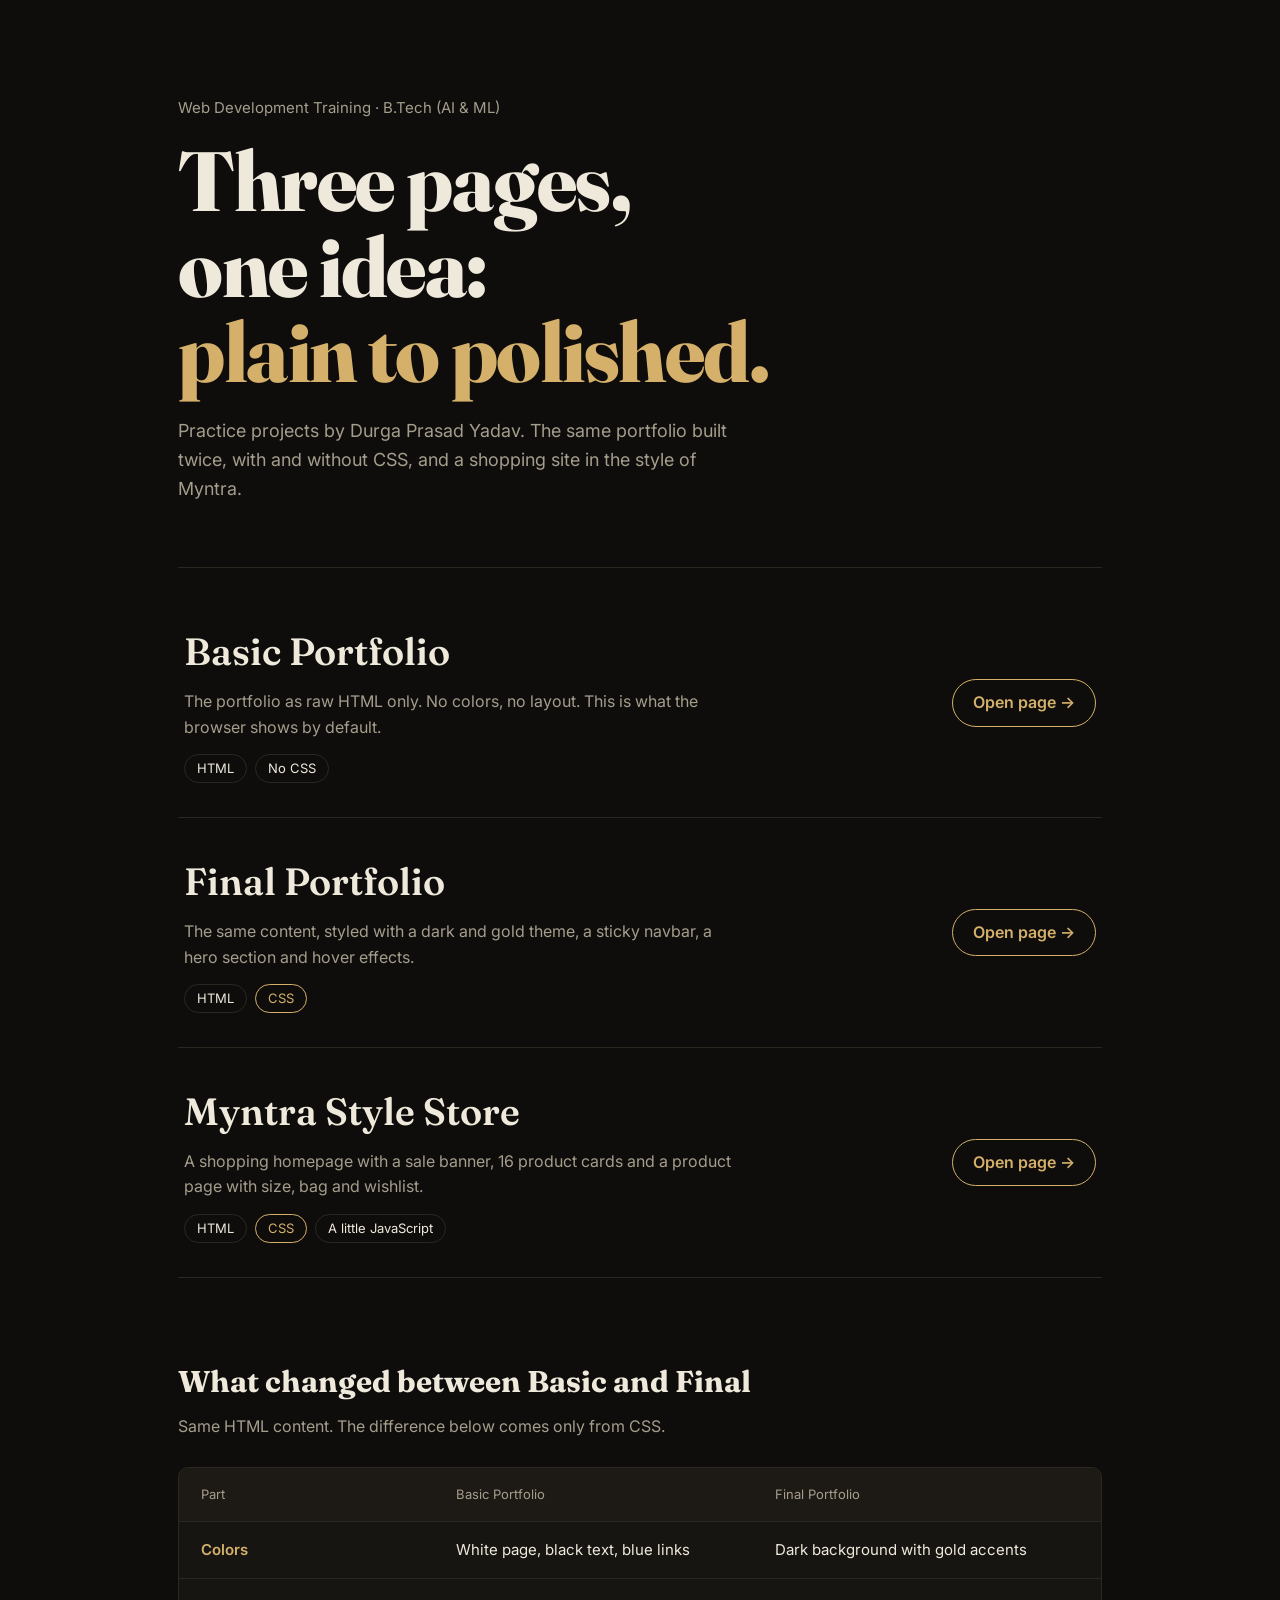
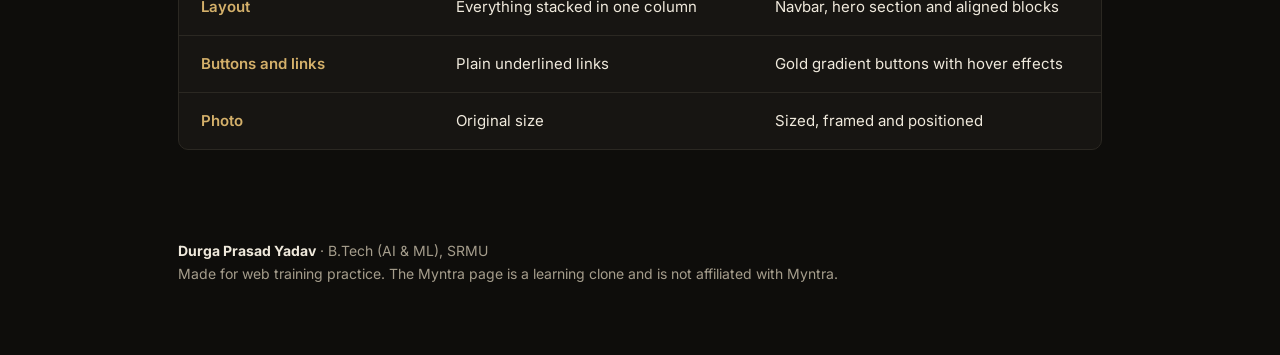
<file: index.html>
<!DOCTYPE html>
<html lang="en">
<head>
  <meta charset="UTF-8">
  <meta name="viewport" content="width=device-width, initial-scale=1.0">
  <title>Durga Prasad Yadav | Web Training Projects</title>
  <link rel="preconnect" href="https://fonts.googleapis.com">
  <link rel="preconnect" href="https://fonts.gstatic.com" crossorigin>
  <link href="https://fonts.googleapis.com/css2?family=Fraunces:opsz,wght@9..144,600;9..144,800&family=Inter:wght@400;500;600&display=swap" rel="stylesheet">
  <style>
    :root {
      --ink: #0e0d0b;
      --panel: #171512;
      --line: #2b2822;
      --text: #efe9dc;
      --muted: #a59d8c;
      --gold: #d4b06a;
      --gold-soft: rgba(212, 176, 106, 0.14);
    }

    * { margin: 0; padding: 0; box-sizing: border-box; }

    body {
      font-family: "Inter", "Segoe UI", Arial, sans-serif;
      background: var(--ink);
      color: var(--text);
      line-height: 1.6;
    }

    a { color: inherit; text-decoration: none; }

    .page { max-width: 980px; margin: 0 auto; padding: 0 28px; }

    /* ---------- hero ---------- */
    .hero { padding: 96px 0 64px; border-bottom: 1px solid var(--line); }

    .hero p.tag { color: var(--muted); font-size: 15px; margin-bottom: 18px; }

    .hero h1 {
      font-family: "Fraunces", Georgia, "Times New Roman", serif;
      font-weight: 800;
      font-size: clamp(44px, 8vw, 84px);
      line-height: 1.02;
      letter-spacing: -1.5px;
    }

    .hero h1 em { font-style: normal; color: var(--gold); }

    .hero .sub { margin-top: 22px; max-width: 560px; color: var(--muted); font-size: 18px; }

    /* ---------- project rows ---------- */
    .projects { padding: 20px 0 10px; }

    .row {
      display: grid;
      grid-template-columns: 1fr auto;
      align-items: center;
      gap: 24px;
      padding: 34px 6px;
      border-bottom: 1px solid var(--line);
      transition: padding 0.3s ease, background 0.3s ease;
    }

    .row:hover { padding-left: 22px; background: var(--gold-soft); }

    .row h2 {
      font-family: "Fraunces", Georgia, serif;
      font-weight: 600;
      font-size: clamp(26px, 4vw, 38px);
      margin-bottom: 6px;
    }

    .row p { color: var(--muted); max-width: 560px; }

    .chips { margin-top: 14px; display: flex; gap: 8px; flex-wrap: wrap; }

    .chip {
      font-size: 13px;
      padding: 3px 12px;
      border: 1px solid var(--line);
      border-radius: 20px;
      color: var(--text);
    }

    .chip.gold { border-color: var(--gold); color: var(--gold); }

    .open {
      font-weight: 600;
      color: var(--gold);
      white-space: nowrap;
      padding: 10px 20px;
      border: 1px solid var(--gold);
      border-radius: 40px;
      transition: all 0.3s;
    }

    .row:hover .open { background: var(--gold); color: var(--ink); }

    /* ---------- basic vs final ---------- */
    .compare { padding: 70px 0 40px; }

    .compare h3 {
      font-family: "Fraunces", Georgia, serif;
      font-size: 30px;
      margin-bottom: 8px;
    }

    .compare .lead { color: var(--muted); margin-bottom: 28px; }

    .table {
      border: 1px solid var(--line);
      border-radius: 10px;
      overflow: hidden;
      background: var(--panel);
    }

    .tr {
      display: grid;
      grid-template-columns: 1.1fr 1.4fr 1.4fr;
      gap: 16px;
      padding: 16px 22px;
      border-bottom: 1px solid var(--line);
      font-size: 15px;
    }

    .tr:last-child { border-bottom: none; }
    .tr.head { color: var(--muted); font-size: 13px; background: #1d1a16; }
    .tr b { color: var(--gold); font-weight: 600; }

    /* ---------- footer ---------- */
    footer { padding: 50px 0 70px; color: var(--muted); font-size: 14px; }
    footer strong { color: var(--text); }

    @media (max-width: 680px) {
      .hero { padding: 64px 0 44px; }
      .row { grid-template-columns: 1fr; }
      .open { justify-self: start; }
      .tr { grid-template-columns: 1fr; gap: 4px; }
      .tr.head { display: none; }
    }

    @media (prefers-reduced-motion: reduce) {
      .row, .open { transition: none; }
    }
  </style>
</head>
<body>
  <div class="page">

    <header class="hero">
      <p class="tag">Web Development Training · B.Tech (AI &amp; ML)</p>
      <h1>Three pages,<br>one idea:<br><em>plain to polished.</em></h1>
      <p class="sub">Practice projects by Durga Prasad Yadav. The same portfolio built twice, with and without CSS, and a shopping site in the style of Myntra.</p>
    </header>

    <main>
      <section class="projects">

        <a class="row" href="basic-portfolio/index.html">
          <div>
            <h2>Basic Portfolio</h2>
            <p>The portfolio as raw HTML only. No colors, no layout. This is what the browser shows by default.</p>
            <div class="chips"><span class="chip">HTML</span><span class="chip">No CSS</span></div>
          </div>
          <span class="open">Open page →</span>
        </a>

        <a class="row" href="final-portfolio/index.html">
          <div>
            <h2>Final Portfolio</h2>
            <p>The same content, styled with a dark and gold theme, a sticky navbar, a hero section and hover effects.</p>
            <div class="chips"><span class="chip">HTML</span><span class="chip gold">CSS</span></div>
          </div>
          <span class="open">Open page →</span>
        </a>

        <a class="row" href="myntra/index.html">
          <div>
            <h2>Myntra Style Store</h2>
            <p>A shopping homepage with a sale banner, 16 product cards and a product page with size, bag and wishlist.</p>
            <div class="chips"><span class="chip">HTML</span><span class="chip gold">CSS</span><span class="chip">A little JavaScript</span></div>
          </div>
          <span class="open">Open page →</span>
        </a>

      </section>

      <section class="compare">
        <h3>What changed between Basic and Final</h3>
        <p class="lead">Same HTML content. The difference below comes only from CSS.</p>

        <div class="table">
          <div class="tr head"><span>Part</span><span>Basic Portfolio</span><span>Final Portfolio</span></div>
          <div class="tr"><b>Colors</b><span>White page, black text, blue links</span><span>Dark background with gold accents</span></div>
          <div class="tr"><b>Layout</b><span>Everything stacked in one column</span><span>Navbar, hero section and aligned blocks</span></div>
          <div class="tr"><b>Buttons and links</b><span>Plain underlined links</span><span>Gold gradient buttons with hover effects</span></div>
          <div class="tr"><b>Photo</b><span>Original size</span><span>Sized, framed and positioned</span></div>
        </div>
      </section>
    </main>

    <footer>
      <p><strong>Durga Prasad Yadav</strong> · B.Tech (AI &amp; ML), SRMU</p>
      <p>Made for web training practice. The Myntra page is a learning clone and is not affiliated with Myntra.</p>
    </footer>

  </div>
</body>
</html>
</file>
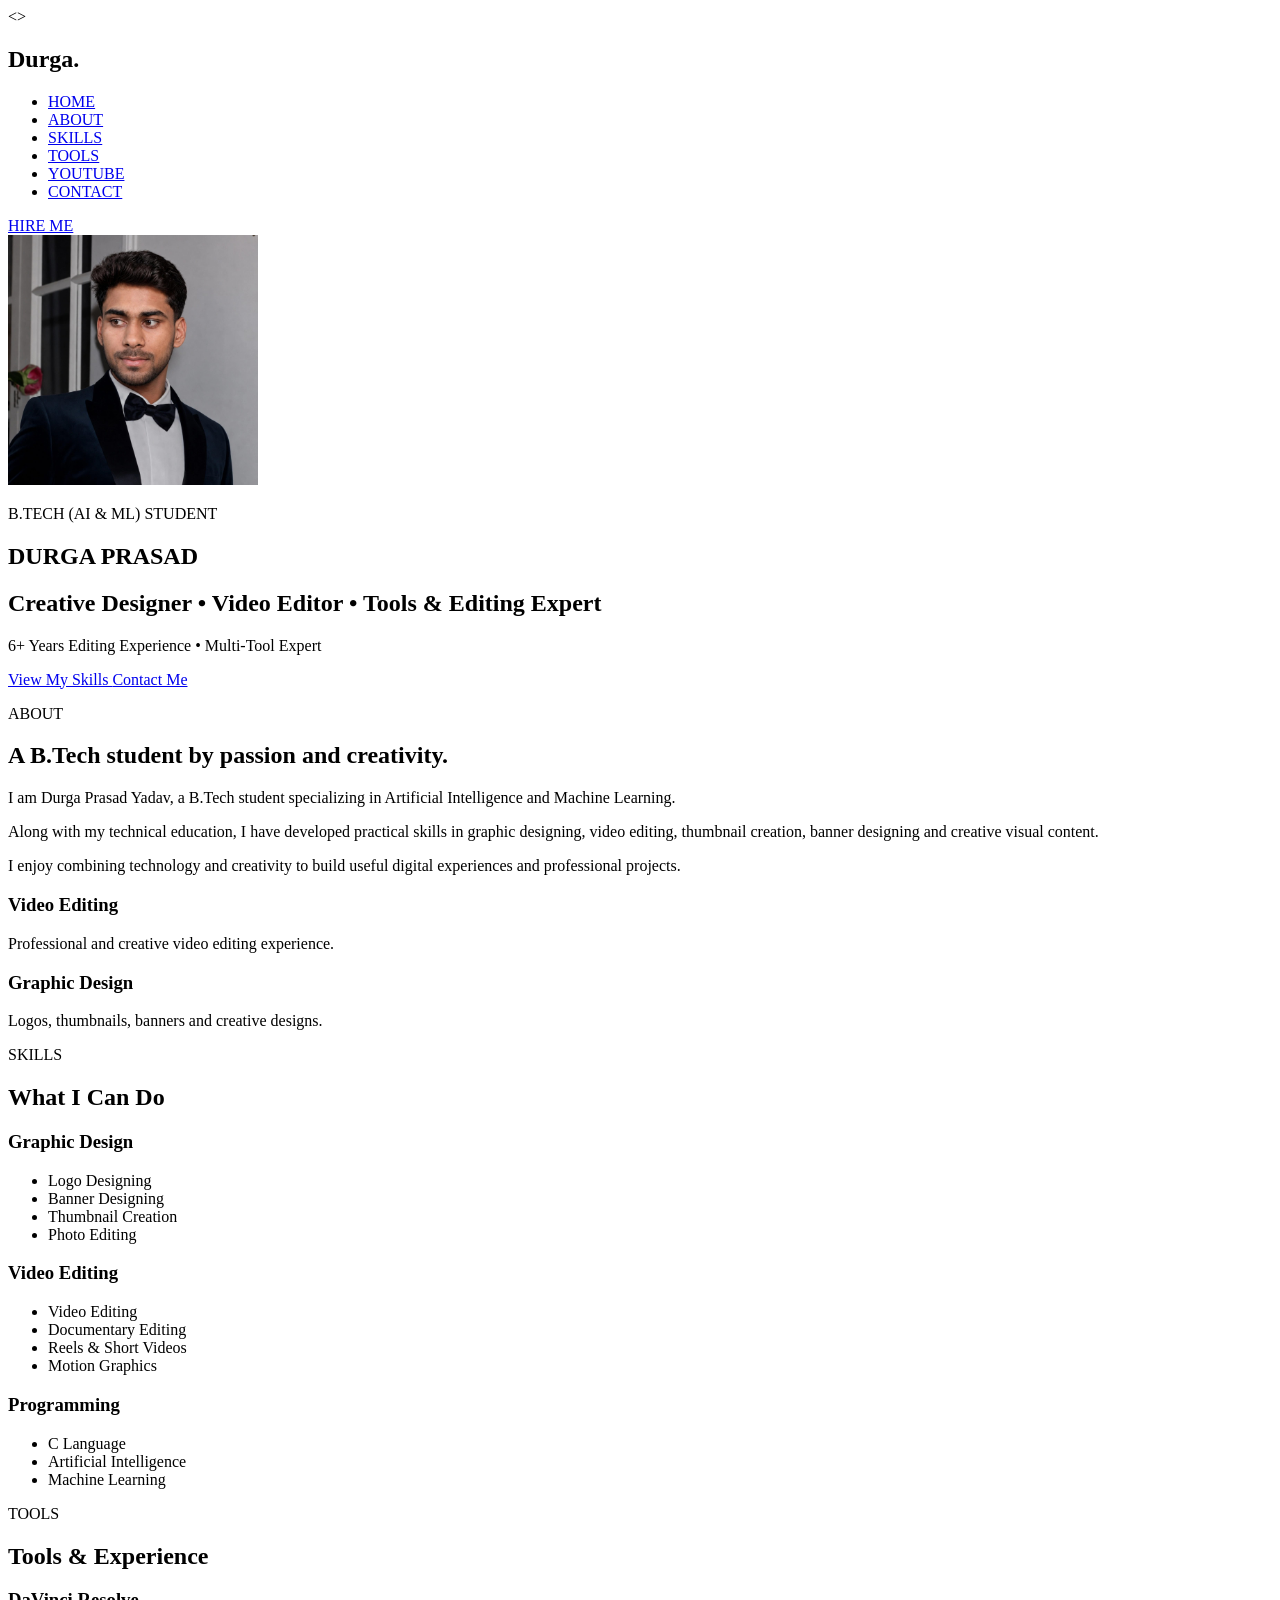
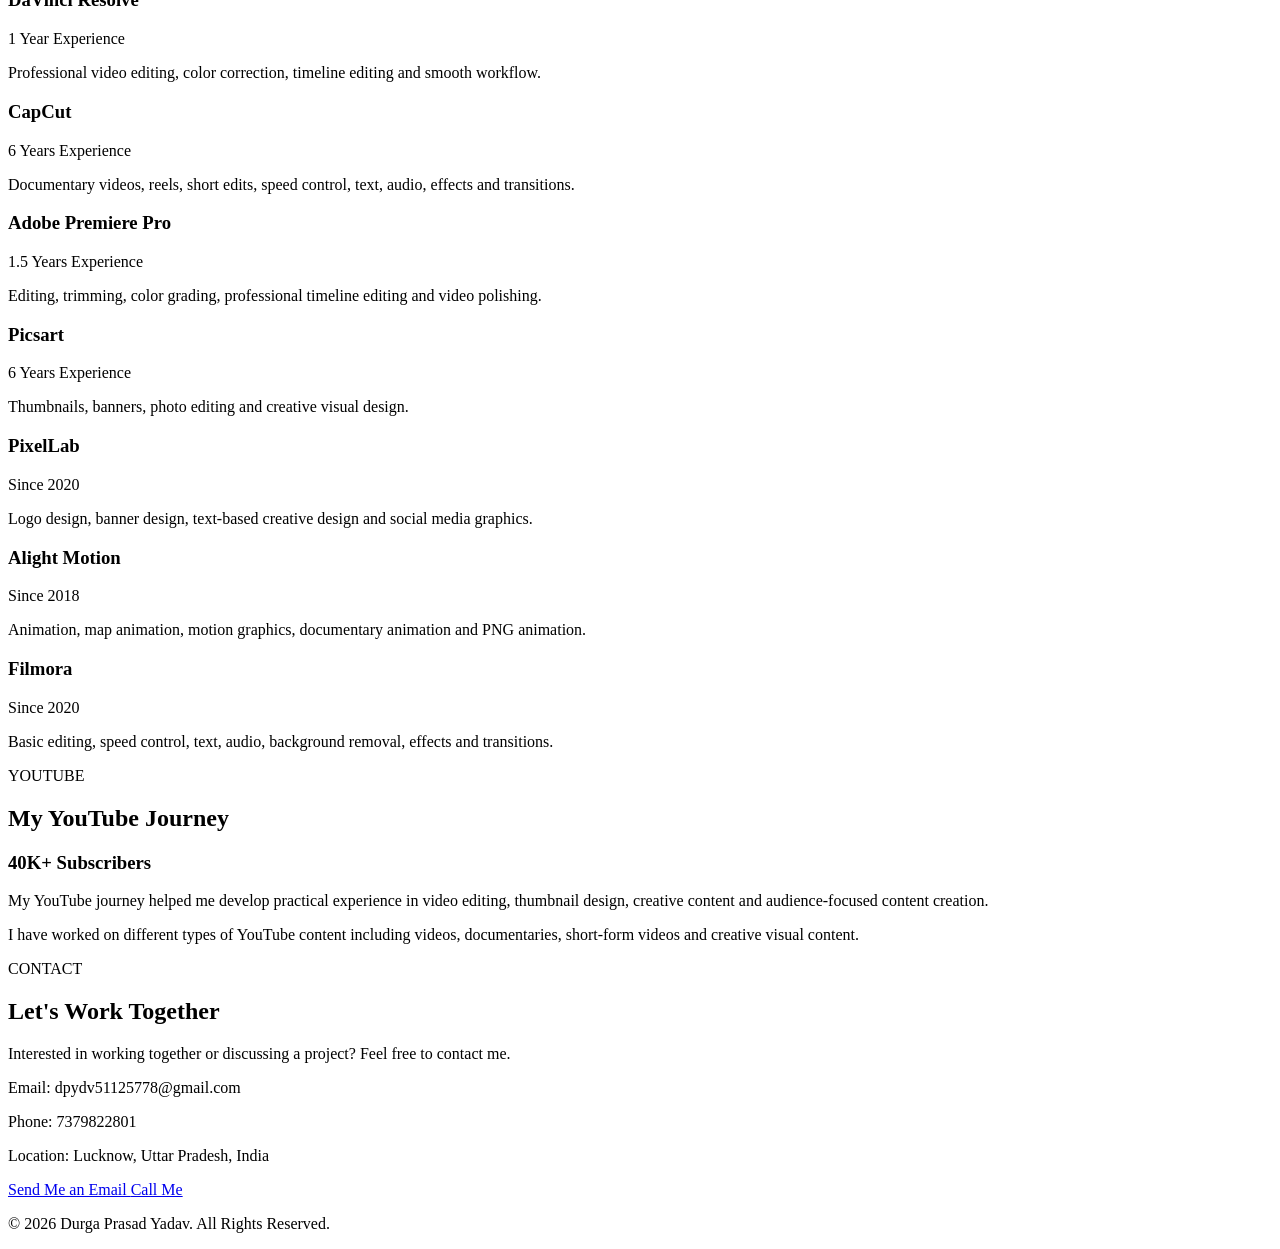
<file: basic-portfolio/index.html>
<!DOCTYPE html>
<html lang="en">

<>
    <head>
    <meta charset="UTF-8">
    <meta name="viewport" content="width=device-width, initial-scale=1.0">

    <title>Durga Prasad Yadav | Portfolio</title>

</head>

    <header>

        <nav>

            <div class="logo">
                <h2>Durga.</h2>
            </div>

            <ul class="nav-links">
                <li><a href="#home">HOME</a></li>
                <li><a href="#about">ABOUT</a></li>
                <li><a href="#skills">SKILLS</a></li>
                <li><a href="#tools">TOOLS</a></li>
                <li><a href="#youtube">YOUTUBE</a></li>
                <li><a href="#contact">CONTACT</a></li>
            </ul>

            <div class="nav-button">
                <a href="#contact">HIRE ME</a>
            </div>

        </nav>

    </header>

    <main>

        <section id="home" class="hero">

            <div class="hero-content">

                <div class="profile-image">
    <img src="image/myphoto.jpg" alt="Durga Prasad Yadav" width="250">
</div>

<p class="hero-small-text">
    B.TECH (AI & ML) STUDENT
</p>

                <h1>
                    DURGA PRASAD
                </h1>

                <h2>
                    Creative Designer • Video Editor • Tools & Editing Expert
                </h2>

                <p>
                    6+ Years Editing Experience • Multi-Tool Expert
                </p>

                <div class="hero-buttons">

                    <a href="#skills">
                        View My Skills
                    </a>

                    <a href="#contact">
                        Contact Me
                    </a>

                </div>

            </div>

        </section>

        <section id="about">

            <div class="section-heading">

                <p>ABOUT</p>

                <h2>
                    A B.Tech student by
                    passion and creativity.
                </h2>

            </div>


            <div class="about-content">

                <div class="about-text">

                    <p>
                        I am Durga Prasad Yadav, a B.Tech student
                        specializing in Artificial Intelligence and
                        Machine Learning.
                    </p>

                    <p>
                        Along with my technical education, I have
                        developed practical skills in graphic designing,
                        video editing, thumbnail creation, banner
                        designing and creative visual content.
                    </p>

                    <p>
                        I enjoy combining technology and creativity
                        to build useful digital experiences and
                        professional projects.
                    </p>

                </div>


                <div class="about-highlights">

                    <div class="about-card">
                        <h3>Video Editing</h3>
                        <p>
                            Professional and creative video editing
                            experience.
                        </p>
                    </div>

                    <div class="about-card">
                        <h3>Graphic Design</h3>
                        <p>
                            Logos, thumbnails, banners and
                            creative designs.
                        </p>
                    </div>

                </div>

            </div>

        </section>

        <section id="skills">

            <div class="section-heading">

                <p>SKILLS</p>

                <h2>
                    What I Can Do
                </h2>

            </div>


            <div class="skills-container">

                <div class="skill-card">

                    <h3>Graphic Design</h3>

                    <ul>
                        <li>Logo Designing</li>
                        <li>Banner Designing</li>
                        <li>Thumbnail Creation</li>
                        <li>Photo Editing</li>
                    </ul>

                </div>


                <div class="skill-card">

                    <h3>Video Editing</h3>

                    <ul>
                        <li>Video Editing</li>
                        <li>Documentary Editing</li>
                        <li>Reels & Short Videos</li>
                        <li>Motion Graphics</li>
                    </ul>

                </div>


                <div class="skill-card">

                    <h3>Programming</h3>

                    <ul>
                        <li>C Language</li>
                        <li>Artificial Intelligence</li>
                        <li>Machine Learning</li>
                    </ul>

                </div>

            </div>

        </section>

        <section id="tools">

            <div class="section-heading">

                <p>TOOLS</p>

                <h2>
                    Tools & Experience
                </h2>

            </div>


            <div class="tools-container">


                <!-- DaVinci Resolve -->

                <div class="tool-card">

                    <h3>DaVinci Resolve</h3>

                    <p>
                        1 Year Experience
                    </p>

                    <p>
                        Professional video editing, color correction,
                        timeline editing and smooth workflow.
                    </p>

                </div>


                <!-- CapCut -->

                <div class="tool-card">

                    <h3>CapCut</h3>

                    <p>
                        6 Years Experience
                    </p>

                    <p>
                        Documentary videos, reels, short edits,
                        speed control, text, audio, effects
                        and transitions.
                    </p>

                </div>


                <!-- Premiere Pro -->

                <div class="tool-card">

                    <h3>Adobe Premiere Pro</h3>

                    <p>
                        1.5 Years Experience
                    </p>

                    <p>
                        Editing, trimming, color grading,
                        professional timeline editing
                        and video polishing.
                    </p>

                </div>


                <!-- Picsart -->

                <div class="tool-card">

                    <h3>Picsart</h3>

                    <p>
                        6 Years Experience
                    </p>

                    <p>
                        Thumbnails, banners, photo editing
                        and creative visual design.
                    </p>

                </div>


                <!-- PixelLab -->

                <div class="tool-card">

                    <h3>PixelLab</h3>

                    <p>
                        Since 2020
                    </p>

                    <p>
                        Logo design, banner design,
                        text-based creative design
                        and social media graphics.
                    </p>

                </div>


                <!-- Alight Motion -->

                <div class="tool-card">

                    <h3>Alight Motion</h3>

                    <p>
                        Since 2018
                    </p>

                    <p>
                        Animation, map animation,
                        motion graphics, documentary
                        animation and PNG animation.
                    </p>

                </div>


                <!-- Filmora -->

                <div class="tool-card">

                    <h3>Filmora</h3>

                    <p>
                        Since 2020
                    </p>

                    <p>
                        Basic editing, speed control,
                        text, audio, background removal,
                        effects and transitions.
                    </p>

                </div>

            </div>

        </section>

        <section id="youtube">

            <div class="section-heading">

                <p>YOUTUBE</p>

                <h2>
                    My YouTube Journey
                </h2>

            </div>


            <div class="youtube-content">

                <h3>
                    40K+ Subscribers
                </h3>

                <p>
                    My YouTube journey helped me develop practical
                    experience in video editing, thumbnail design,
                    creative content and audience-focused content creation.
                </p>

                <p>
                    I have worked on different types of YouTube
                    content including videos, documentaries,
                    short-form videos and creative visual content.
                </p>

            </div>

        </section>


        <!-- ==================== CONTACT ==================== -->

        <section id="contact">

            <div class="section-heading">

                <p>CONTACT</p>

                <h2>
                    Let's Work Together
                </h2>

            </div>


            <div class="contact-content">

                <p>
                    Interested in working together or discussing
                    a project? Feel free to contact me.
                </p>

                <p>
    Email: dpydv51125778@gmail.com
</p>

<p>
    Phone: 7379822801
</p>

<p>
    Location: Lucknow, Uttar Pradesh, India
</p>

<a href="mailto:dpydv51125778@gmail.com">
    Send Me an Email
</a>

<a href="tel:7379822801">
    Call Me
</a>

            </div>

        </section>

    </main>


    <footer>

        <p>
            © 2026 Durga Prasad Yadav. All Rights Reserved.
        </p>

    </footer>


</body>

</html>
</file>
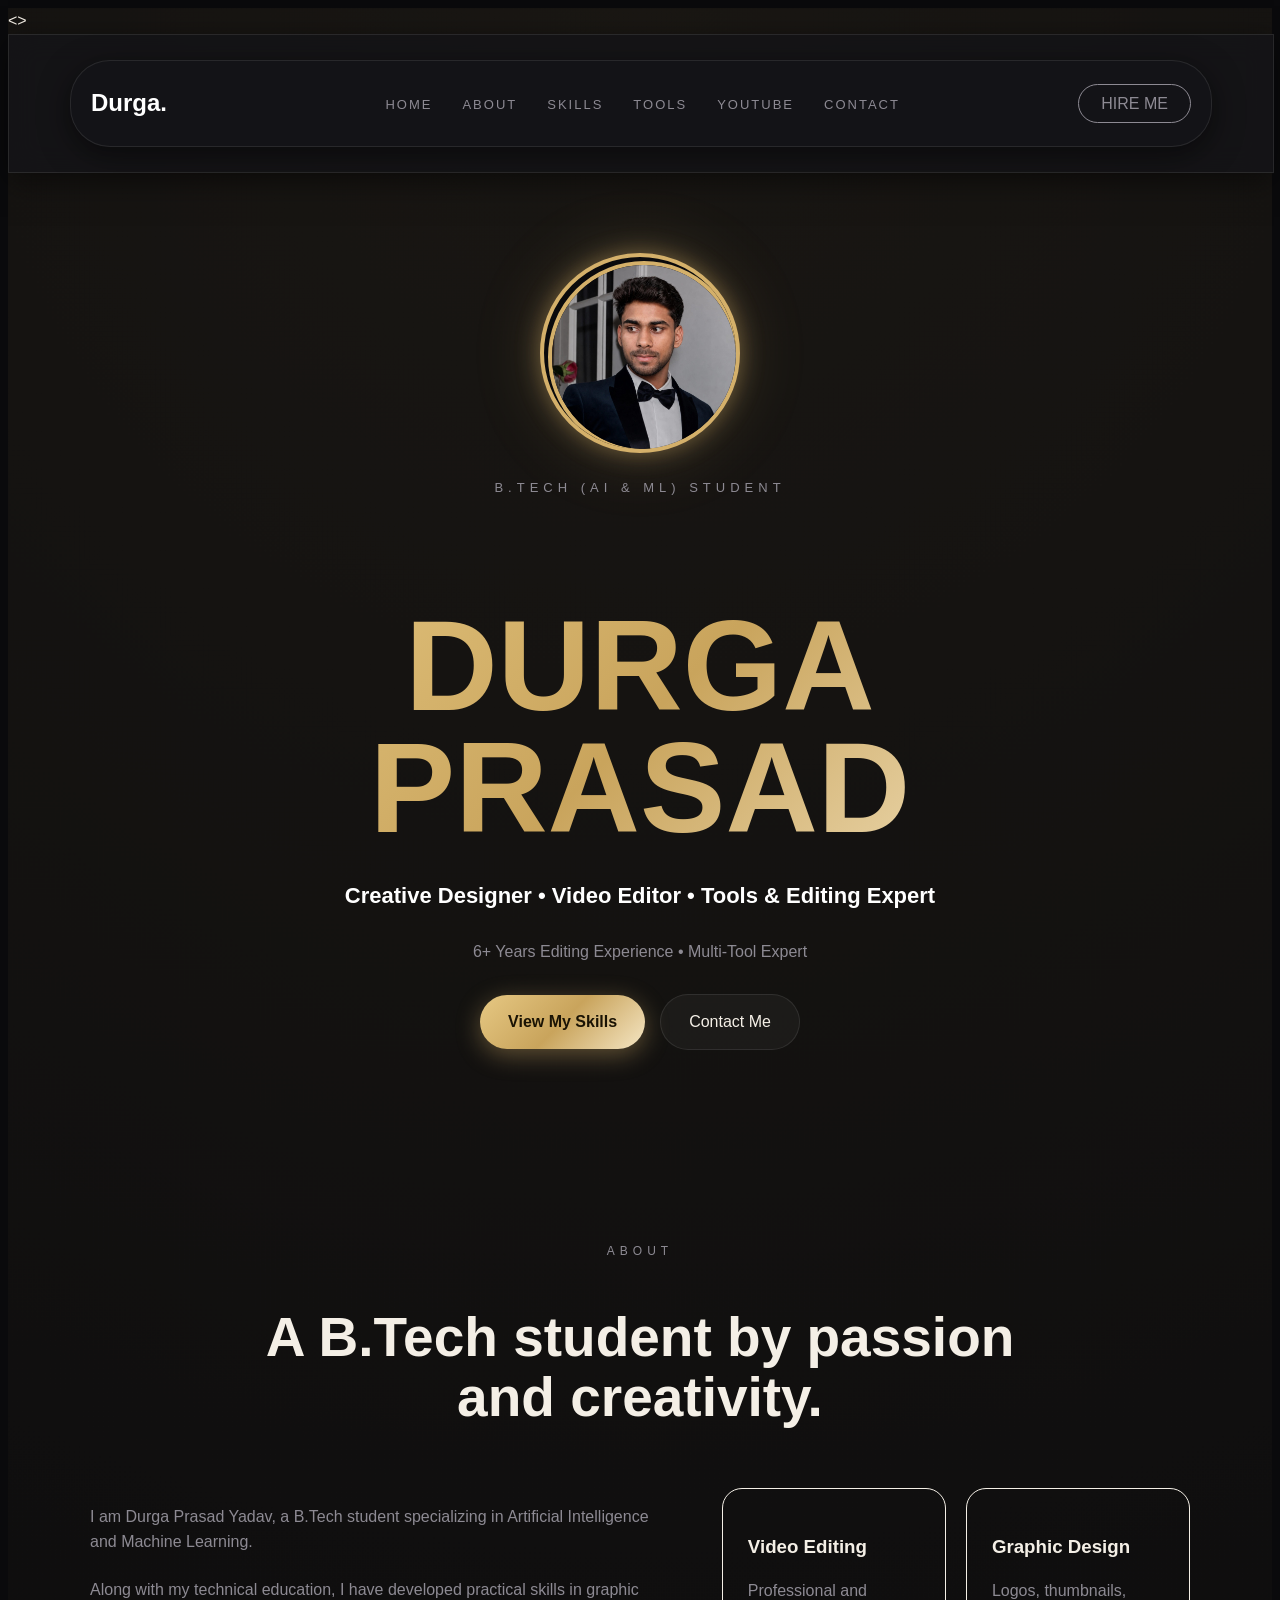
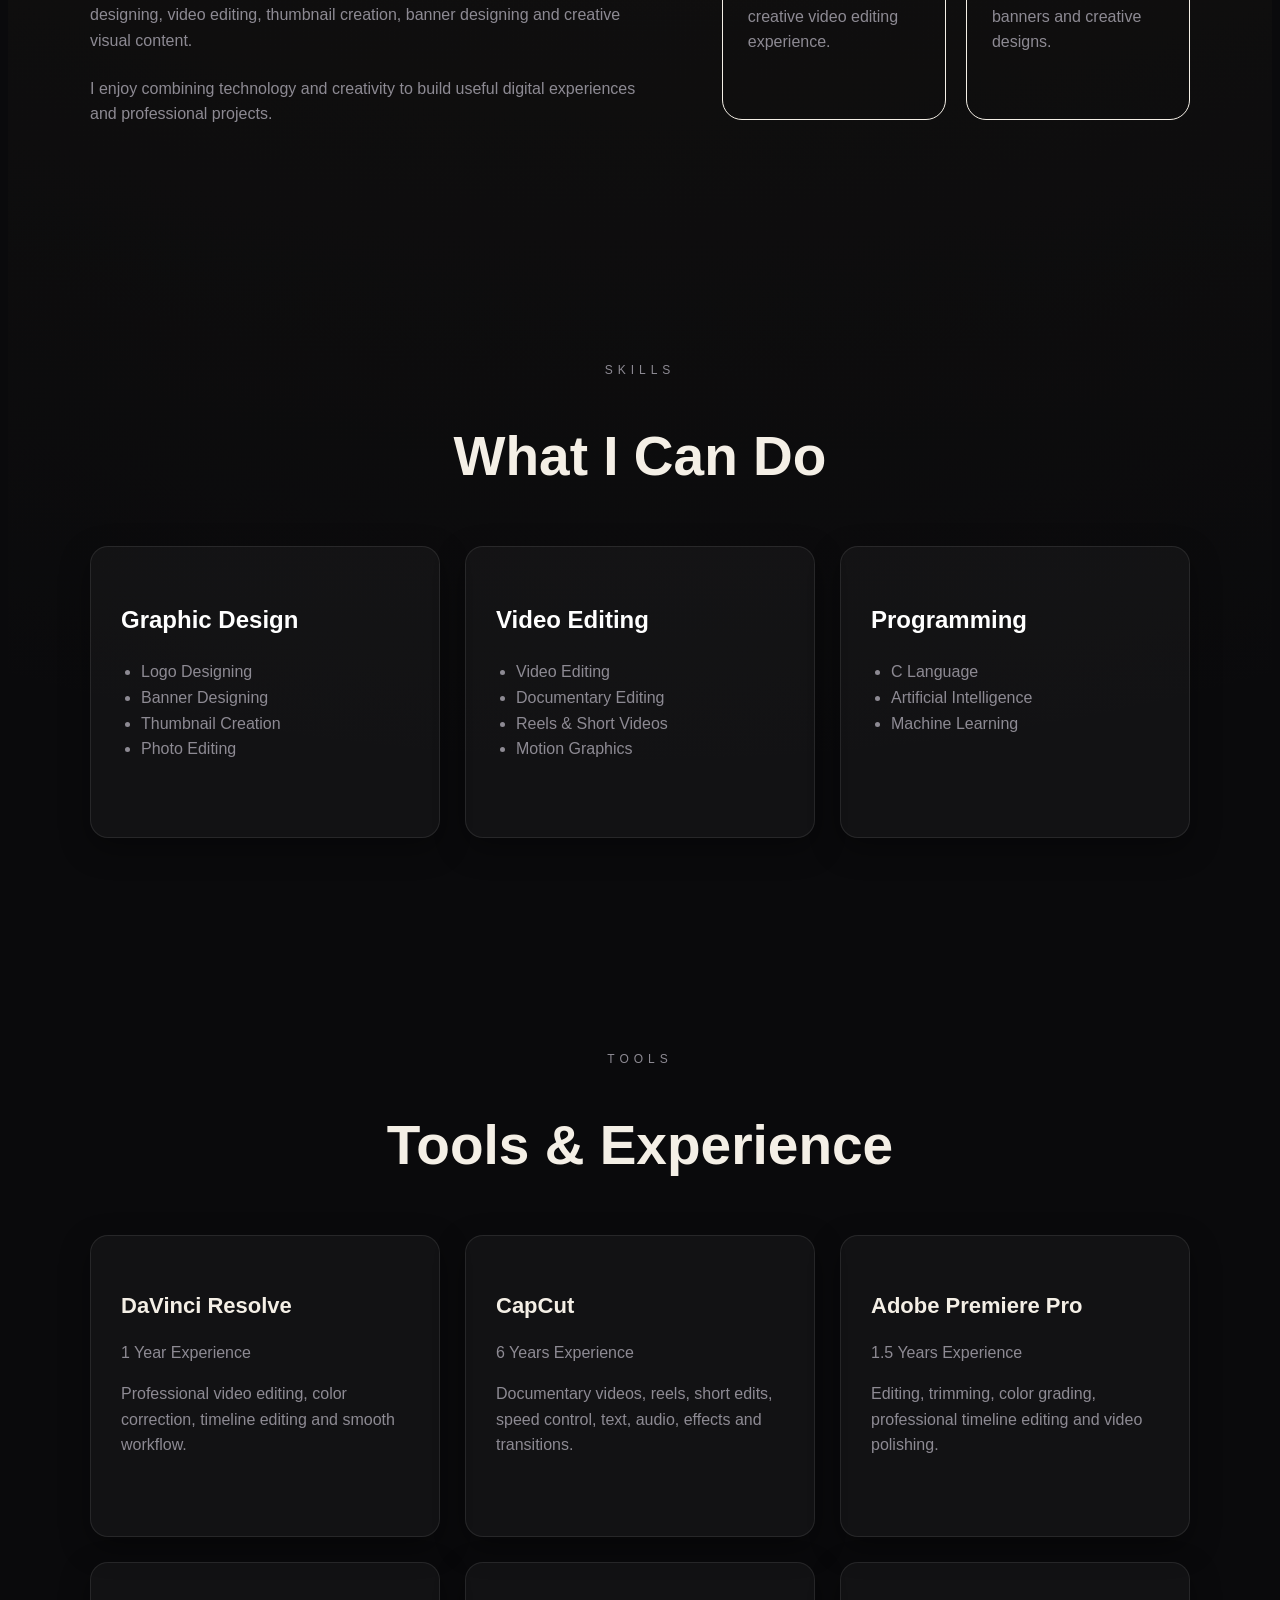
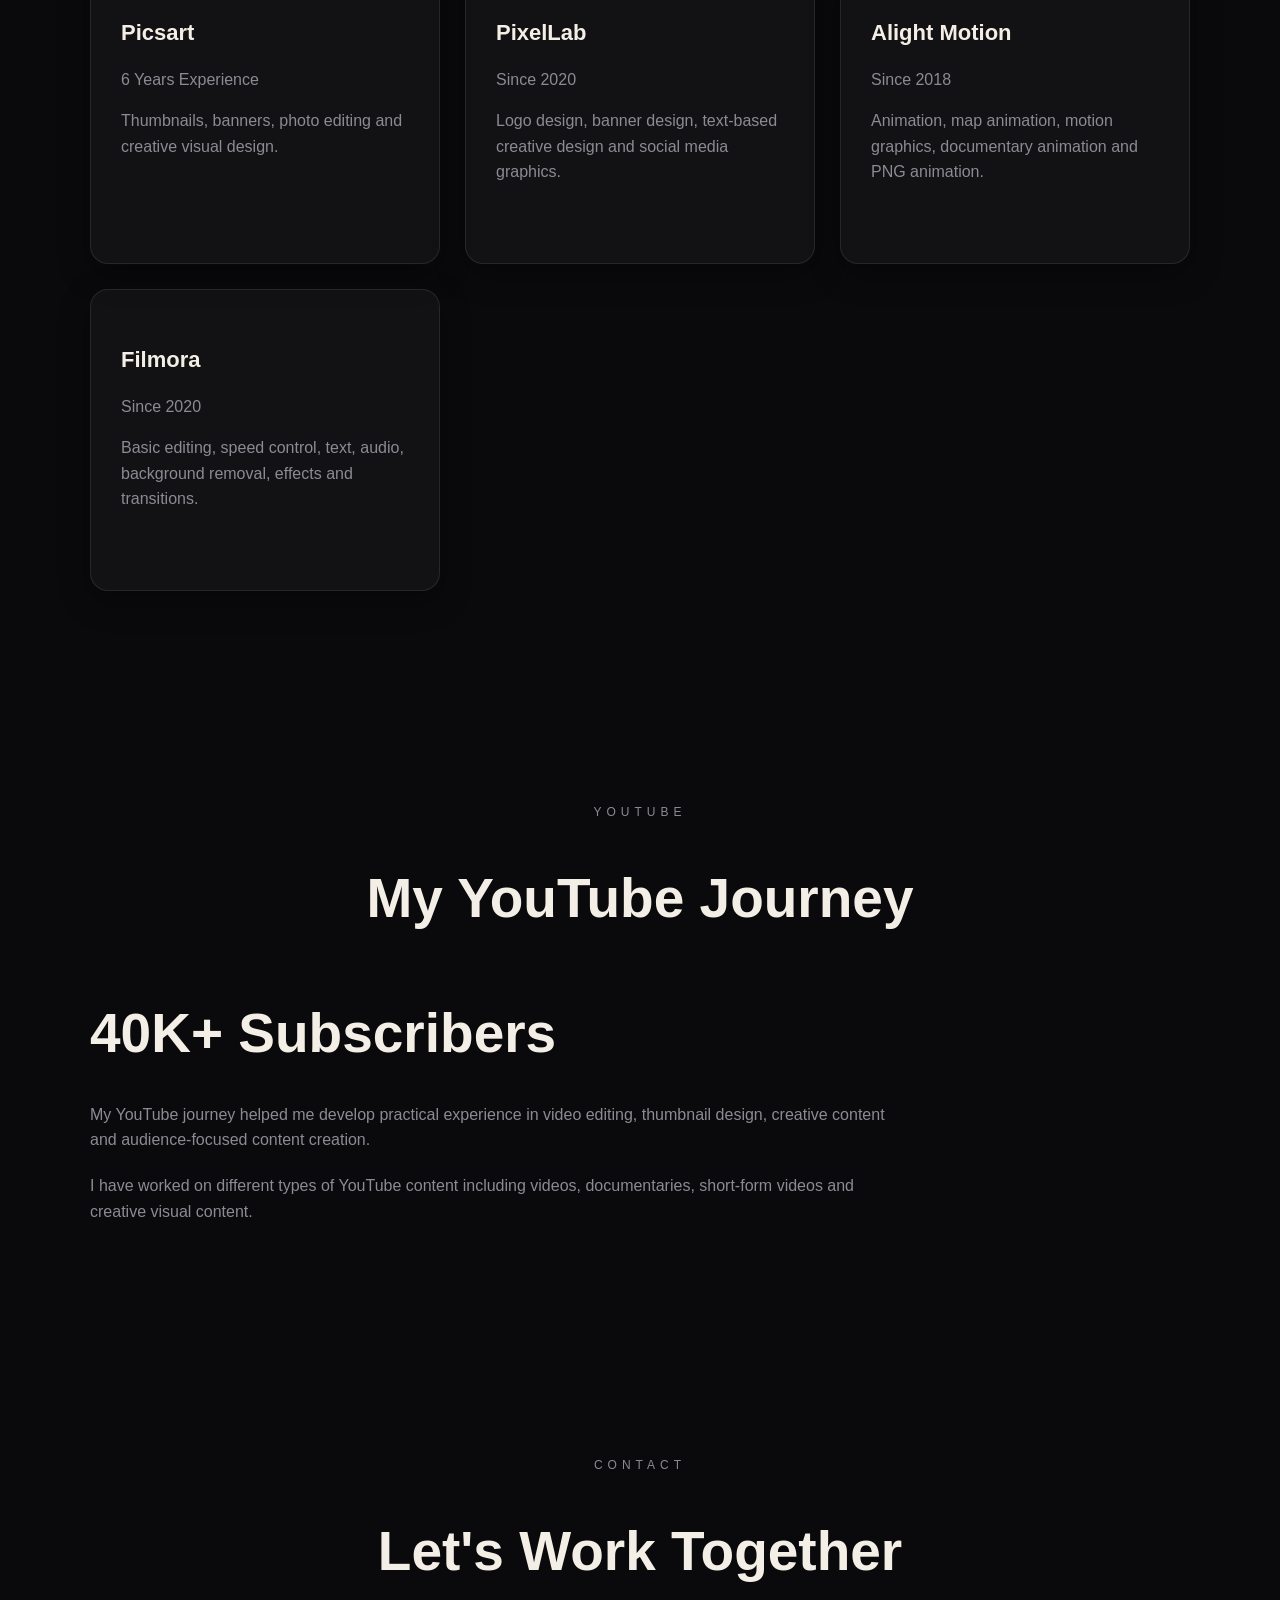
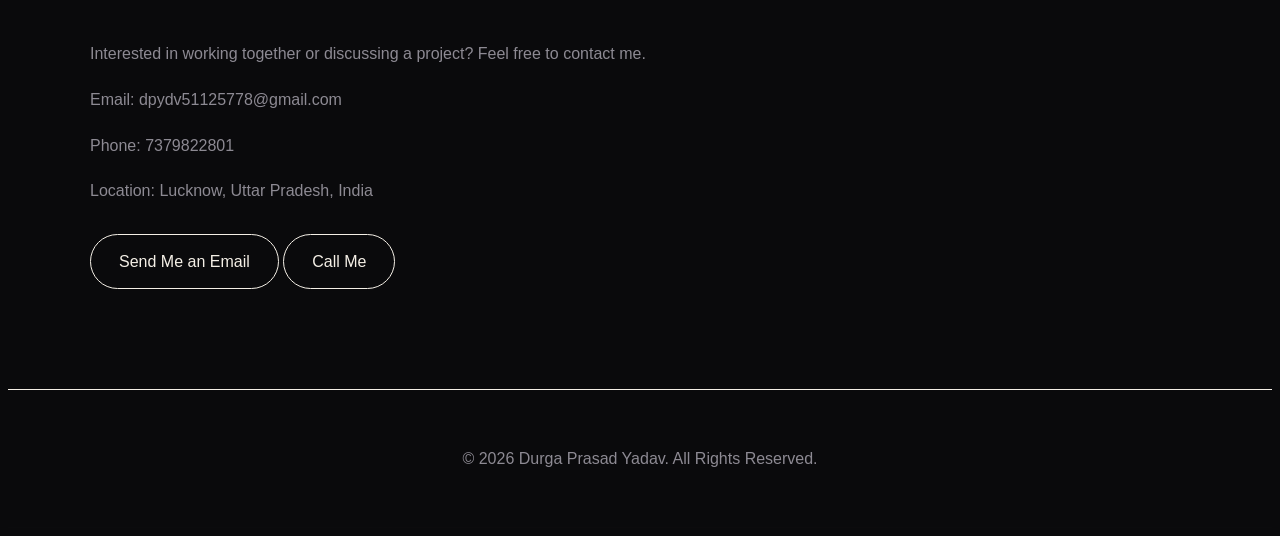
<file: final-portfolio/index.html>
<!DOCTYPE html>
<html lang="en">

<>
    <head>
    <meta charset="UTF-8">
    <meta name="viewport" content="width=device-width, initial-scale=1.0">

    <title>Durga Prasad Yadav | Portfolio</title>

    <link rel="stylesheet" href="style.css">
    <link rel="stylesheet" href="colors.css">
</head>
    <header>

        <nav>

            <div class="logo">
                <h2>Durga.</h2>
            </div>

            <ul class="nav-links">
                <li><a href="#home">HOME</a></li>
                <li><a href="#about">ABOUT</a></li>
                <li><a href="#skills">SKILLS</a></li>
                <li><a href="#tools">TOOLS</a></li>
                <li><a href="#youtube">YOUTUBE</a></li>
                <li><a href="#contact">CONTACT</a></li>
            </ul>

            <div class="nav-button">
                <a href="#contact">HIRE ME</a>
            </div>

        </nav>

    </header>
    <main>

        <section id="home" class="hero">

            <div class="hero-content">

                <div class="profile-image">
    <img src="image/myphoto.jpg" alt="Durga Prasad Yadav">
</div>

<p class="hero-small-text">
    B.TECH (AI & ML) STUDENT
</p>

                <h1>
                    DURGA PRASAD
                </h1>

                <h2>
                    Creative Designer • Video Editor • Tools & Editing Expert
                </h2>

                <p>
                    6+ Years Editing Experience • Multi-Tool Expert
                </p>

                <div class="hero-buttons">

                    <a href="#skills">
                        View My Skills
                    </a>

                    <a href="#contact">
                        Contact Me
                    </a>

                </div>

            </div>

        </section>
        <section id="about">

            <div class="section-heading">

                <p>ABOUT</p>

                <h2>
                    A B.Tech student by
                    passion and creativity.
                </h2>

            </div>


            <div class="about-content">

                <div class="about-text">

                    <p>
                        I am Durga Prasad Yadav, a B.Tech student
                        specializing in Artificial Intelligence and
                        Machine Learning.
                    </p>

                    <p>
                        Along with my technical education, I have
                        developed practical skills in graphic designing,
                        video editing, thumbnail creation, banner
                        designing and creative visual content.
                    </p>

                    <p>
                        I enjoy combining technology and creativity
                        to build useful digital experiences and
                        professional projects.
                    </p>

                </div>


                <div class="about-highlights">

                    <div class="about-card">
                        <h3>Video Editing</h3>
                        <p>
                            Professional and creative video editing
                            experience.
                        </p>
                    </div>

                    <div class="about-card">
                        <h3>Graphic Design</h3>
                        <p>
                            Logos, thumbnails, banners and
                            creative designs.
                        </p>
                    </div>

                </div>

            </div>

        </section>

        <section id="skills">

            <div class="section-heading">

                <p>SKILLS</p>

                <h2>
                    What I Can Do
                </h2>

            </div>


            <div class="skills-container">

                <div class="skill-card">

                    <h3>Graphic Design</h3>

                    <ul>
                        <li>Logo Designing</li>
                        <li>Banner Designing</li>
                        <li>Thumbnail Creation</li>
                        <li>Photo Editing</li>
                    </ul>

                </div>


                <div class="skill-card">

                    <h3>Video Editing</h3>

                    <ul>
                        <li>Video Editing</li>
                        <li>Documentary Editing</li>
                        <li>Reels & Short Videos</li>
                        <li>Motion Graphics</li>
                    </ul>

                </div>


                <div class="skill-card">

                    <h3>Programming</h3>

                    <ul>
                        <li>C Language</li>
                        <li>Artificial Intelligence</li>
                        <li>Machine Learning</li>
                    </ul>

                </div>

            </div>

        </section>

        <section id="tools">

            <div class="section-heading">

                <p>TOOLS</p>

                <h2>
                    Tools & Experience
                </h2>

            </div>


            <div class="tools-container">
                <div class="tool-card">

                    <h3>DaVinci Resolve</h3>

                    <p>
                        1 Year Experience
                    </p>

                    <p>
                        Professional video editing, color correction,
                        timeline editing and smooth workflow.
                    </p>

                </div>
                <div class="tool-card">

                    <h3>CapCut</h3>

                    <p>
                        6 Years Experience
                    </p>

                    <p>
                        Documentary videos, reels, short edits,
                        speed control, text, audio, effects
                        and transitions.
                    </p>

                </div>
                <div class="tool-card">

                    <h3>Adobe Premiere Pro</h3>

                    <p>
                        1.5 Years Experience
                    </p>

                    <p>
                        Editing, trimming, color grading,
                        professional timeline editing
                        and video polishing.
                    </p>

                </div>
                <div class="tool-card">

                    <h3>Picsart</h3>

                    <p>
                        6 Years Experience
                    </p>

                    <p>
                        Thumbnails, banners, photo editing
                        and creative visual design.
                    </p>

                </div>
                <div class="tool-card">

                    <h3>PixelLab</h3>

                    <p>
                        Since 2020
                    </p>
                    <p>
                        Logo design, banner design,
                        text-based creative design
                        and social media graphics.
                    </p>
                </div>
                <div class="tool-card">

                    <h3>Alight Motion</h3>

                    <p>
                        Since 2018
                    </p>

                    <p>
                        Animation, map animation,
                        motion graphics, documentary
                        animation and PNG animation.
                    </p>

                </div>
                <div class="tool-card">

                    <h3>Filmora</h3>

                    <p>
                        Since 2020
                    </p>

                    <p>
                        Basic editing, speed control,
                        text, audio, background removal,
                        effects and transitions.
                    </p>

                </div>

            </div>

        </section>
        <section id="youtube">

            <div class="section-heading">

                <p>YOUTUBE</p>

                <h2>
                    My YouTube Journey
                </h2>

            </div>


            <div class="youtube-content">

                <h3>
                    40K+ Subscribers
                </h3>

                <p>
                    My YouTube journey helped me develop practical
                    experience in video editing, thumbnail design,
                    creative content and audience-focused content creation.
                </p>

                <p>
                    I have worked on different types of YouTube
                    content including videos, documentaries,
                    short-form videos and creative visual content.
                </p>

            </div>

        </section>
        <section id="contact">

            <div class="section-heading">

                <p>CONTACT</p>

                <h2>
                    Let's Work Together
                </h2>

            </div>


            <div class="contact-content">

                <p>
                    Interested in working together or discussing
                    a project? Feel free to contact me.
                </p>

                <p>
    Email: dpydv51125778@gmail.com
</p>

<p>
    Phone: 7379822801
</p>

<p>
    Location: Lucknow, Uttar Pradesh, India
</p>

<a href="mailto:dpydv51125778@gmail.com">
    Send Me an Email
</a>

<a href="tel:7379822801">
    Call Me
</a>
            </div>
        </section>
    </main>
    <footer>
        <p>
            © 2026 Durga Prasad Yadav. All Rights Reserved.
        </p>
    </footer>
</body>

</html>
</file>
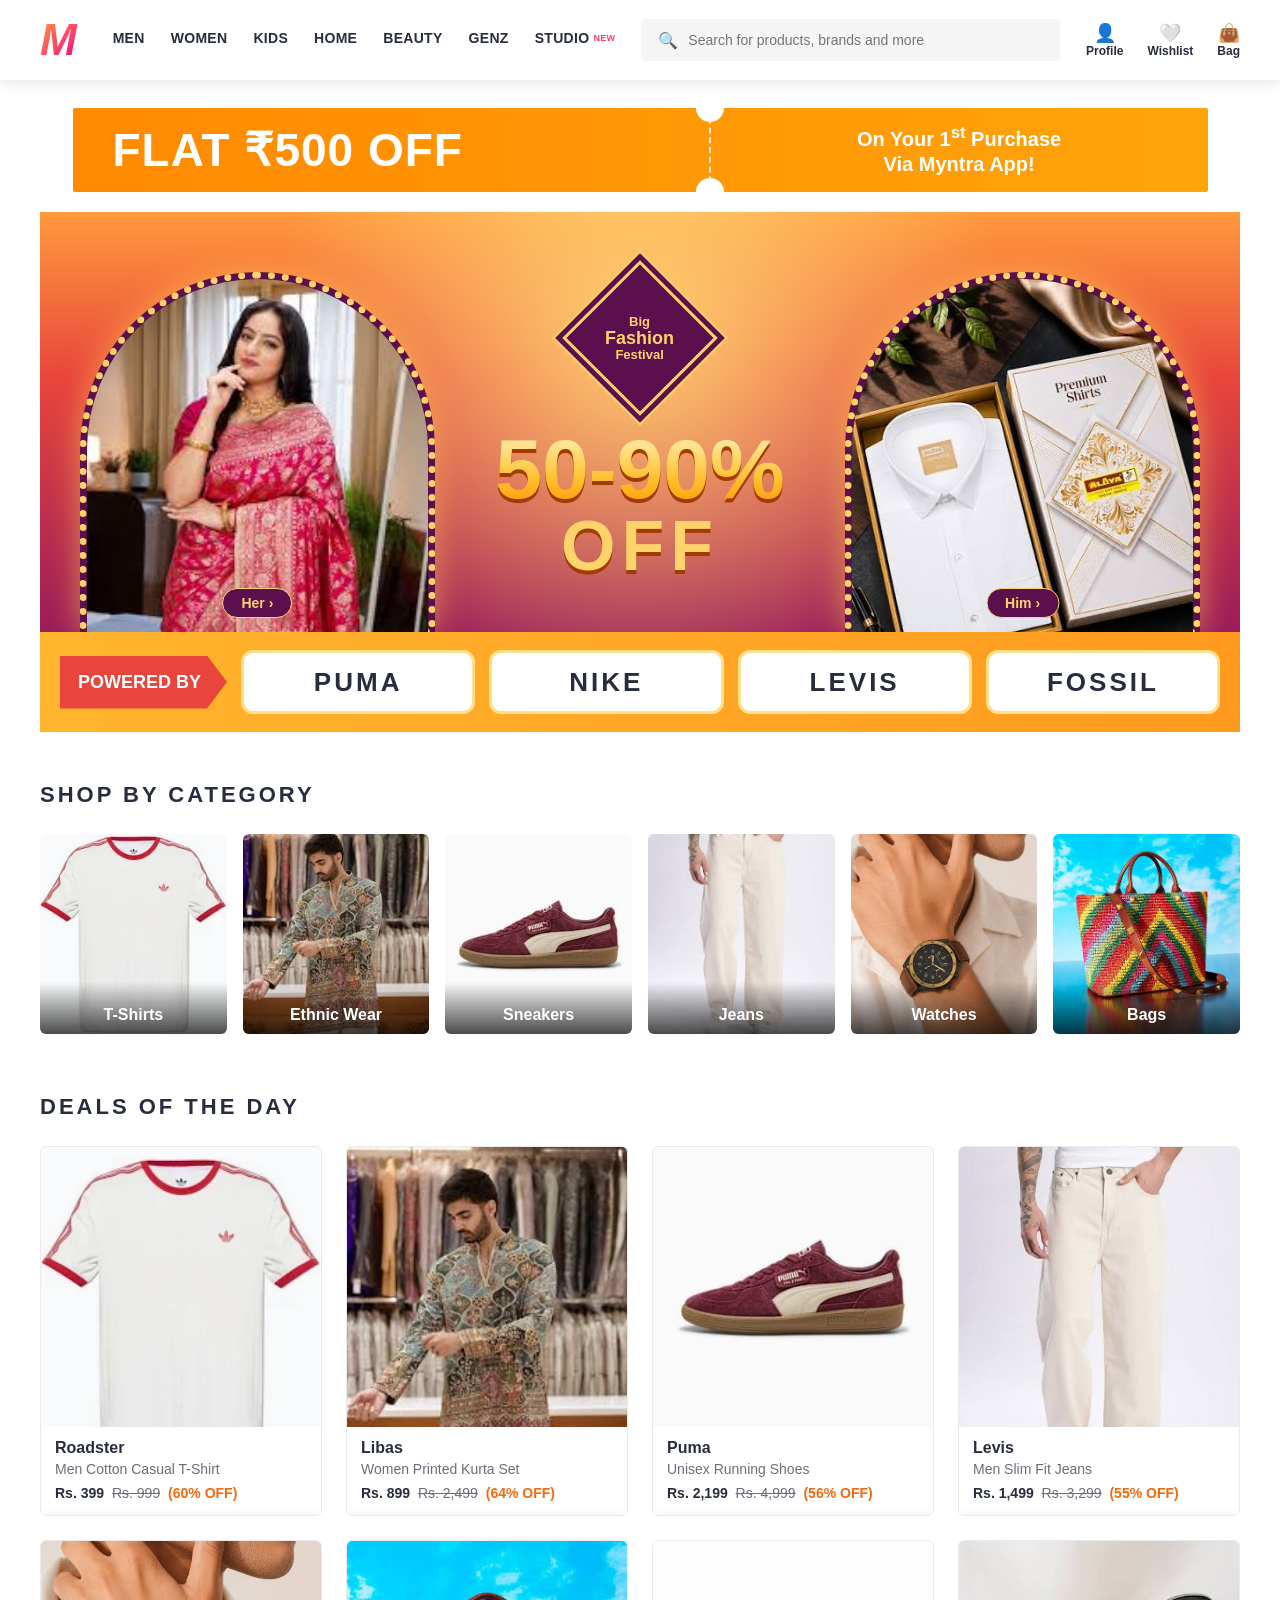
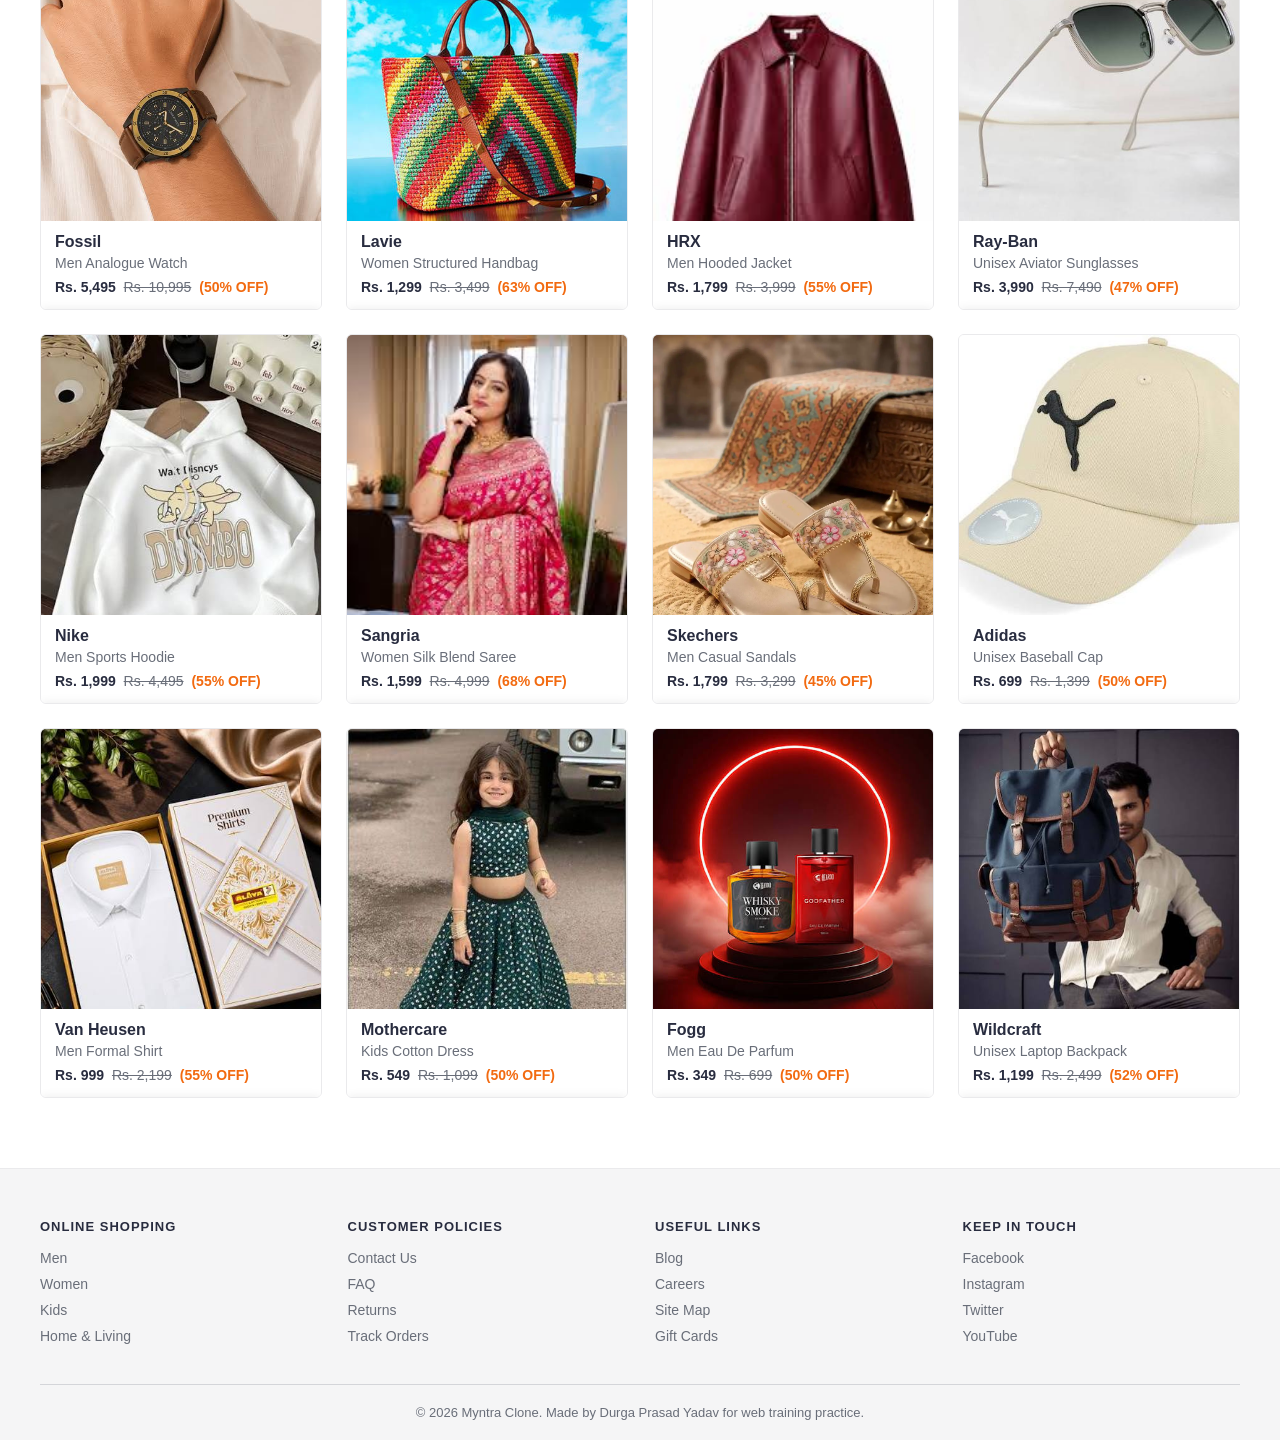
<file: myntra/index.html>
<!DOCTYPE html>
<html lang="en">
<head>
  <meta charset="UTF-8">
    <meta name="viewport" content="width=device-width, initial-scale=1.0">
    <title>Myntra Clone | Online Shopping for Fashion</title>
    <link rel="stylesheet" href="style.css">
 </head>
      <body>

  <header class="navbar">
       <a href="index.html" class="logo">M</a>

 <nav class="nav-links">
      <a href="#products" class="n-men">MEN</a>
 <a href="#products" class="n-women">WOMEN</a>
       <a href="#products" class="n-kids">KIDS</a>
     <a href="#products" class="n-home">HOME</a>
          <a href="#products" class="n-beauty">BEAUTY</a>
 <a href="#products" class="n-genz">GENZ</a>
         <a href="#products" class="n-studio">STUDIO <span class="new">NEW</span></a>
    </nav>
<div class="search">
      <span>🔍</span>
      <input type="text" placeholder="Search for products, brands and more">
    </div>
    <div class="nav-icons">
      <a href="#" class="icon"><span>👤</span>Profile</a>
 <a href="#" class="icon"><span>🤍</span>Wishlist</a>
             <a href="#" class="icon"><span>👜</span>Bag</a>
    </div>
  </header>

  <main class="wrap">
    <section class="offer-strip">
      <div class="offer-left">FLAT ₹500 OFF</div>
 <div class="offer-divider"></div>
      <div class="offer-right">On Your 1<sup>st</sup> Purchase<br>Via <b>Myntra</b> App!</div>
    </section>

<section class="hero">
      <div class="hero-side">
 <div class="arch"><img src="image/saree.jpg" alt="Women ethnic wear"></div>
        <a href="#products" class="pill">Her ›</a>
      </div>

      <div class="hero-mid">
<div class="fest-badge"><div><small>Big</small><strong>Fashion</strong><small>Festival</small></div></div>
        <h1 class="mega">50-90%</h1>
<p class="mega-off">OFF</p>
      </div>

      <div class="hero-side">
<div class="arch"><img src="image/shirt.jpg" alt="Men wear"></div>
        <a href="#products" class="pill">Him ›</a>
      </div>
</section>

 <section class="brand-strip">
  <div class="powered">POWERED BY</div>
    <div class="brand-card">PUMA</div>
          <div class="brand-card">NIKE</div>
      <div class="brand-card">LEVIS</div>
 <div class="brand-card">FOSSIL</div>
    </section>

    <section class="section">
      <h2 class="section-title">SHOP BY CATEGORY</h2>
<div class="categories">
   <a href="#products" class="cat"><img src="image/tshirt.jpg" alt="T-Shirts"><span>T-Shirts</span></a>
   <a href="#products" class="cat"><img src="image/kurta.jpg" alt="Ethnic Wear"><span>Ethnic Wear</span></a>
  <a href="#products" class="cat"><img src="image/shoes.jpg" alt="Sneakers"><span>Sneakers</span></a>
      <a href="#products" class="cat"><img src="image/jeans.jpg" alt="Jeans"><span>Jeans</span></a>
   <a href="#products" class="cat"><img src="image/watch.jpg" alt="Watches"><span>Watches</span></a>
      <a href="#products" class="cat"><img src="image/bag.jpg" alt="Bags"><span>Bags</span></a>
      </div>
    </section>

    <section class="section" id="products">
      <h2 class="section-title">DEALS OF THE DAY</h2>
      <div class="product-grid">

      <a class="card" href="product.html?id=tshirt">
  <div class="card-img"><img src="image/tshirt.jpg" alt="Roadster Men Cotton Casual T-Shirt"></div>
        <div class="card-info">
          <h3>Roadster</h3>
 <p class="desc">Men Cotton Casual T-Shirt</p>
          <p class="price"><b>Rs. 399</b> <s>Rs. 999</s> <span class="off">(60% OFF)</span></p>
        </div>
        <span class="wish">🤍 WISHLIST</span>
</a>

      <a class="card" href="product.html?id=kurta">
   <div class="card-img"><img src="image/kurta.jpg" alt="Libas Women Printed Kurta Set"></div>
        <div class="card-info">
  <h3>Libas</h3>
          <p class="desc">Women Printed Kurta Set</p>
  <p class="price"><b>Rs. 899</b> <s>Rs. 2,499</s> <span class="off">(64% OFF)</span></p>
        </div>
        <span class="wish">🤍 WISHLIST</span>
</a>

      <a class="card" href="product.html?id=shoes">
        <div class="card-img"><img src="image/shoes.jpg" alt="Puma Unisex Running Shoes"></div>
        <div class="card-info">
          <h3>Puma</h3>
 <p class="desc">Unisex Running Shoes</p>
          <p class="price"><b>Rs. 2,199</b> <s>Rs. 4,999</s> <span class="off">(56% OFF)</span></p>
        </div>
 <span class="wish">🤍 WISHLIST</span>
</a>

      <a class="card" href="product.html?id=jeans">
<div class="card-img"><img src="image/jeans.jpg" alt="Levis Men Slim Fit Jeans"></div>
  <div class="card-info">
  <h3>Levis</h3>
          <p class="desc">Men Slim Fit Jeans</p>
 <p class="price"><b>Rs. 1,499</b> <s>Rs. 3,299</s> <span class="off">(55% OFF)</span></p>
        </div>
        <span class="wish">🤍 WISHLIST</span>
    </a>

      <a class="card" href="product.html?id=watch">
<div class="card-img"><img src="image/watch.jpg" alt="Fossil Men Analogue Watch"></div>
        <div class="card-info">
          <h3>Fossil</h3>
<p class="desc">Men Analogue Watch</p>
          <p class="price"><b>Rs. 5,495</b> <s>Rs. 10,995</s> <span class="off">(50% OFF)</span></p>
</div>
        <span class="wish">🤍 WISHLIST</span>
</a>

      <a class="card" href="product.html?id=bag">
 <div class="card-img"><img src="image/bag.jpg" alt="Lavie Women Structured Handbag"></div>
        <div class="card-info">
          <h3>Lavie</h3>
<p class="desc">Women Structured Handbag</p>
          <p class="price"><b>Rs. 1,299</b> <s>Rs. 3,499</s> <span class="off">(63% OFF)</span></p>
        </div>
        <span class="wish">🤍 WISHLIST</span>
      </a>

      <a class="card" href="product.html?id=jacket">
<div class="card-img"><img src="image/jacket.jpg" alt="HRX Men Hooded Jacket"></div>
 <div class="card-info">
          <h3>HRX</h3>
    <p class="desc">Men Hooded Jacket</p>
          <p class="price"><b>Rs. 1,799</b> <s>Rs. 3,999</s> <span class="off">(55% OFF)</span></p>
</div>
        <span class="wish">🤍 WISHLIST</span>
</a>

      <a class="card" href="product.html?id=sunglasses">
        <div class="card-img"><img src="image/sunglasses.jpg" alt="Ray-Ban Unisex Aviator Sunglasses"></div>
        <div class="card-info">
<h3>Ray-Ban</h3>
    <p class="desc">Unisex Aviator Sunglasses</p>
          <p class="price"><b>Rs. 3,990</b> <s>Rs. 7,490</s> <span class="off">(47% OFF)</span></p>
        </div>
        <span class="wish">🤍 WISHLIST</span>
      </a>

      <a class="card" href="product.html?id=hoodie">
        <div class="card-img"><img src="image/hoodie.jpg" alt="Nike Men Sports Hoodie"></div>
        <div class="card-info">
          <h3>Nike</h3>
          <p class="desc">Men Sports Hoodie</p>
          <p class="price"><b>Rs. 1,999</b> <s>Rs. 4,495</s> <span class="off">(55% OFF)</span></p>
        </div>
        <span class="wish">🤍 WISHLIST</span>
</a>

      <a class="card" href="product.html?id=saree">
<div class="card-img"><img src="image/saree.jpg" alt="Sangria Women Silk Blend Saree"></div>
        <div class="card-info">
          <h3>Sangria</h3>
   <p class="desc">Women Silk Blend Saree</p>
          <p class="price"><b>Rs. 1,599</b> <s>Rs. 4,999</s> <span class="off">(68% OFF)</span></p>
        </div>
 <span class="wish">🤍 WISHLIST</span>
      </a>

      <a class="card" href="product.html?id=sandals">
        <div class="card-img"><img src="image/sandals.jpg" alt="Skechers Men Casual Sandals"></div>
        <div class="card-info">
          <h3>Skechers</h3>
 <p class="desc">Men Casual Sandals</p>
          <p class="price"><b>Rs. 1,799</b> <s>Rs. 3,299</s> <span class="off">(45% OFF)</span></p>
 </div>
        <span class="wish">🤍 WISHLIST</span>
      </a>

 <a class="card" href="product.html?id=cap">
        <div class="card-img"><img src="image/cap.jpg" alt="Adidas Unisex Baseball Cap"></div>
<div class="card-info">
 <h3>Adidas</h3>
<p class="desc">Unisex Baseball Cap</p>
          <p class="price"><b>Rs. 699</b> <s>Rs. 1,399</s> <span class="off">(50% OFF)</span></p>
        </div>
<span class="wish">🤍 WISHLIST</span>
      </a>

      <a class="card" href="product.html?id=shirt">
    <div class="card-img"><img src="image/shirt.jpg" alt="Van Heusen Men Formal Shirt"></div>
        <div class="card-info">
            <h3>Van Heusen</h3>
     <p class="desc">Men Formal Shirt</p>
          <p class="price"><b>Rs. 999</b> <s>Rs. 2,199</s> <span class="off">(55% OFF)</span></p>
        </div>
        <span class="wish">🤍 WISHLIST</span>
      </a>

      <a class="card" href="product.html?id=kidswear">
  <div class="card-img"><img src="image/kidswear.jpg" alt="Mothercare Kids Cotton Dress"></div>
<div class="card-info">
          <h3>Mothercare</h3>
          <p class="desc">Kids Cotton Dress</p>
          <p class="price"><b>Rs. 549</b> <s>Rs. 1,099</s> <span class="off">(50% OFF)</span></p>
        </div>
        <span class="wish">🤍 WISHLIST</span>
</a>

      <a class="card" href="product.html?id=perfume">
        <div class="card-img"><img src="image/perfume.jpg" alt="Fogg Men Eau De Parfum"></div>
        <div class="card-info">
          <h3>Fogg</h3>
     <p class="desc">Men Eau De Parfum</p>
          <p class="price"><b>Rs. 349</b> <s>Rs. 699</s> <span class="off">(50% OFF)</span></p>
        </div>
        <span class="wish">🤍 WISHLIST</span>
</a>

      <a class="card" href="product.html?id=backpack">
        <div class="card-img"><img src="image/backpack.jpg" alt="Wildcraft Unisex Laptop Backpack"></div>
        <div class="card-info">
          <h3>Wildcraft</h3>
          <p class="desc">Unisex Laptop Backpack</p>
          <p class="price"><b>Rs. 1,199</b> <s>Rs. 2,499</s> <span class="off">(52% OFF)</span></p>
        </div>
<span class="wish">🤍 WISHLIST</span>
      </a>

      </div>
    </section>

  </main>
  <footer class="footer">
<div class="footer-cols">
      <div>
 <h4>ONLINE SHOPPING</h4>
        <a href="#">Men</a><a href="#">Women</a><a href="#">Kids</a><a href="#">Home &amp; Living</a>
</div>
     <div>
    <h4>CUSTOMER POLICIES</h4>
 <a href="#">Contact Us</a><a href="#">FAQ</a><a href="#">Returns</a><a href="#">Track Orders</a>
    </div>
<div>
 <h4>USEFUL LINKS</h4>
  <a href="#">Blog</a><a href="#">Careers</a><a href="#">Site Map</a><a href="#">Gift Cards</a>
     </div>
      <div>
 <h4>KEEP IN TOUCH</h4>
  <a href="#">Facebook</a><a href="#">Instagram</a><a href="#">Twitter</a><a href="#">YouTube</a>
      </div>
</div>
 <p class="copy">© 2026 Myntra Clone. Made by Durga Prasad Yadav for web training practice.</p>
  </footer>

</body>
</html>
</file>
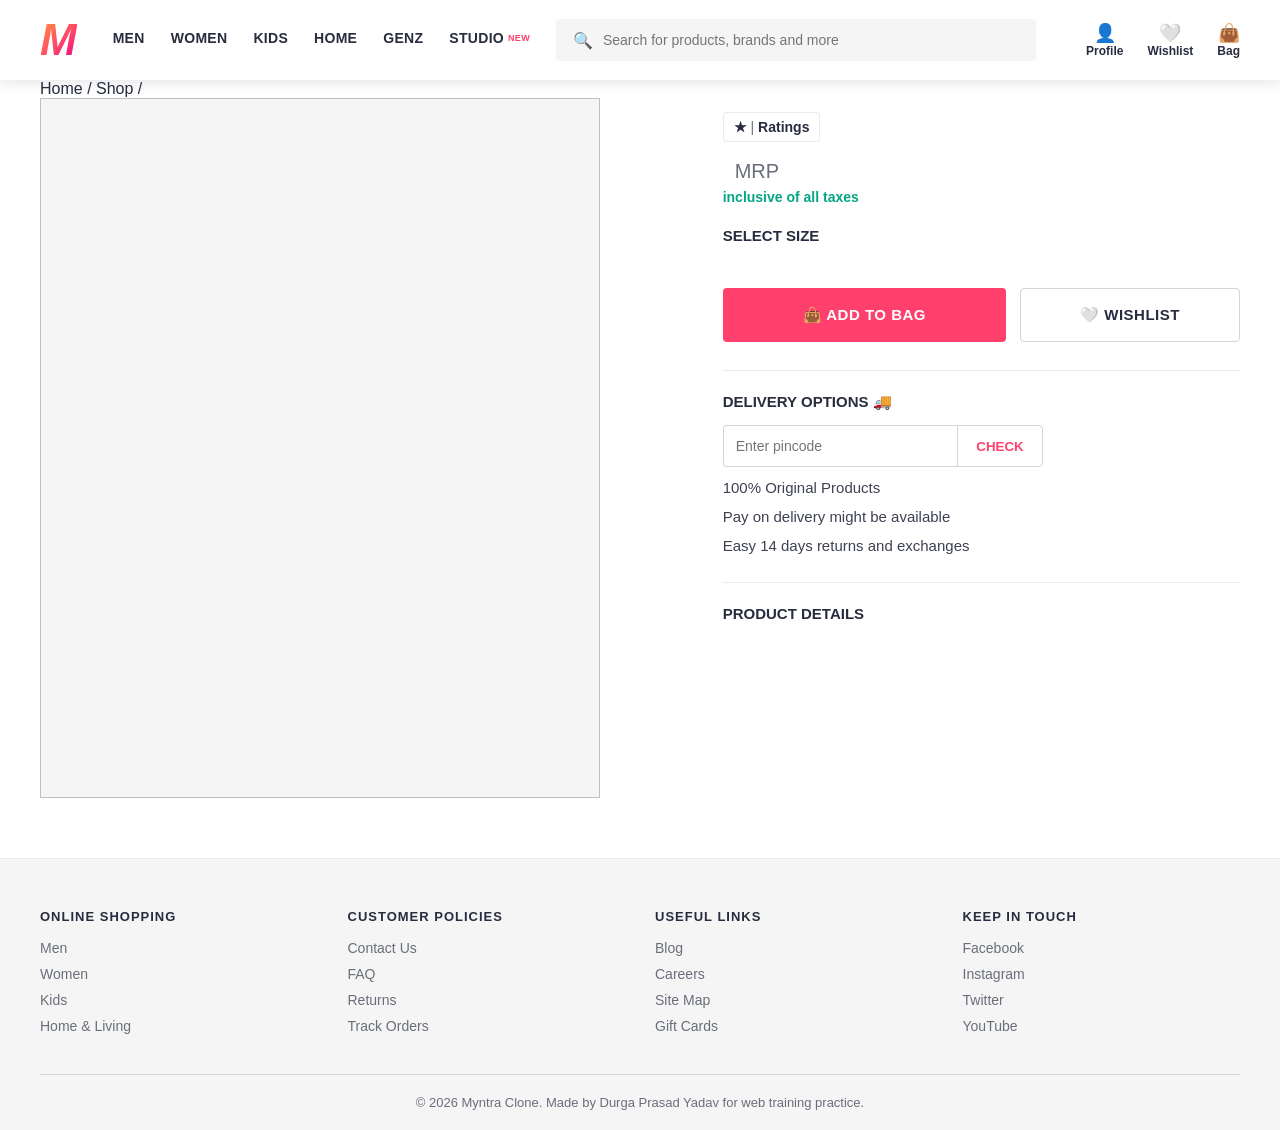
<file: myntra/product.html>
<!DOCTYPE html>
<html lang="en">
<head>
  <meta charset="UTF-8">
  <meta name="viewport" content="width=device-width, initial-scale=1.0">
  <title>Buy Product | Myntra Clone</title>
  <link rel="stylesheet" href="style.css">
  <style>

    .gallery.single { grid-template-columns: 1fr; max-width: 560px; }
 .gallery.single .g-tile { aspect-ratio: 4 / 5; }
    .gallery.single .g-tile img { object-fit: cover; object-position: center top; }
  </style>
</head>
<body>

  <header class="navbar">
<a href="index.html" class="logo">M</a>

    <nav class="nav-links">
 <a href="index.html#products" class="n-men">MEN</a>
      <a href="index.html#products" class="n-women">WOMEN</a>
 <a href="index.html#products" class="n-kids">KIDS</a>
     <a href="index.html#products" class="n-home">HOME</a>
<a href="index.html#products" class="n-genz">GENZ</a>
    <a href="index.html#products" class="n-studio">STUDIO <span class="new">NEW</span></a>
    </nav>

    <div class="search">
      <span>🔍</span>
      <input type="text" placeholder="Search for products, brands and more">
    </div>

    <div class="nav-icons">
<a href="#" class="icon"><span>👤</span>Profile</a>
     <a href="#" class="icon"><span>🤍</span>Wishlist</a>
 <a href="#" class="icon"><span>👜</span>Bag<b id="bagCount" class="badge"></b></a>
    </div>
  </header>

  <main class="wrap">
    <p class="crumbs"><a href="index.html">Home</a> / <a href="index.html#products">Shop</a> / <b id="crumbBrand"></b></p>

    <div class="pdp">

      <div class="gallery single">
        <div class="g-tile"><img id="img1" alt=""></div>
</div>
      <div class="pdp-info">
        <h1 id="brand"></h1>
<p class="pname" id="pname"></p>

<div class="rating-box"><b id="rate"></b> ★ <span>|</span> <span id="rcount"></span> Ratings</div>

    <div class="pdp-price">
          <span class="now" id="now"></span>
    <span class="mrp">MRP <s id="mrp"></s></span>
          <span class="pct" id="pct"></span>
        </div>
    <p class="tax">inclusive of all taxes</p>

        <div id="sizeBlock">
    <h4 class="pdp-h">SELECT SIZE</h4>
          <div class="sizes" id="sizes"></div>
      </div>
        <div class="pdp-actions">
       <button class="add-bag" id="addBag">👜 ADD TO BAG</button>
   <button class="wish-btn" id="wishBtn">🤍 WISHLIST</button>
 </div>
        <hr>
 <h4 class="pdp-h">DELIVERY OPTIONS 🚚</h4>
        <div class="pin">
   <input type="text" placeholder="Enter pincode" maxlength="6">
          <button>CHECK</button>
</div>
        <p class="note">100% Original Products</p>
        <p class="note">Pay on delivery might be available</p>
<p class="note">Easy 14 days returns and exchanges</p>

     <hr>

 <h4 class="pdp-h">PRODUCT DETAILS</h4>
        <p class="note" id="detail"></p>
    </div>
    </div>
  </main>

  <div id="toast"></div>

  <footer class="footer">
    <div class="footer-cols">
      <div>
  <h4>ONLINE SHOPPING</h4>
  <a href="#">Men</a><a href="#">Women</a><a href="#">Kids</a><a href="#">Home &amp; Living</a>
      </div>
    <div>
  <h4>CUSTOMER POLICIES</h4>
       <a href="#">Contact Us</a><a href="#">FAQ</a><a href="#">Returns</a><a href="#">Track Orders</a>
      </div>
    <div>
        <h4>USEFUL LINKS</h4>
        <a href="#">Blog</a><a href="#">Careers</a><a href="#">Site Map</a><a href="#">Gift Cards</a>
</div>
      <div>
   <h4>KEEP IN TOUCH</h4>
        <a href="#">Facebook</a><a href="#">Instagram</a><a href="#">Twitter</a><a href="#">YouTube</a>
     </div>
    </div>
    <p class="copy">© 2026 Myntra Clone. Made by Durga Prasad Yadav for web training practice.</p>
  </footer>

  <script>
    const products = {
  "tshirt": {
    "brand": "Roadster",
"name": "Men Cotton Casual T-Shirt",
    "price": 399,
   "mrp": 999,
  "sizes": [
    "S",
      "M",
   "L",
      "XL",
      "XXL"
    ],
"detail": "Cotton, regular fit, round neck, short sleeves",
    "rating": "4.2",
 "count": "3.4k"
  },
  "kurta": {
    "brand": "Libas",
  "name": "Women Printed Kurta Set",
  "price": 899,
  "mrp": 2499,
    "sizes": [
           "S",
   "M",
      "L",
  "XL"
   ],
    "detail": "Kurta with palazzo, printed, 3/4 sleeves",
   "rating": "4.0",
    "count": "1.8k"
  },
  "shoes": {
    "brand": "Puma",
   "name": "Unisex Running Shoes",
  "price": 2199,
    "mrp": 4999,
 "sizes": [
  "6",
    "7",
      "8",
   "9",
      "10",
   "11"
    ],
    "detail": "Mesh upper, cushioned sole, lace-up closure",
"rating": "4.3",
    "count": "5.1k"
  },
  "jeans": {
    "brand": "Levis",
 "name": "Men Slim Fit Jeans",
    "price": 1499,
 "mrp": 3299,
    "sizes": [
  "28",
      "30",
    "32",
      "34",
      "36"
    ],
    "detail": "Stretch denim, slim fit, mid rise",
 "rating": "4.1",
    "count": "2.7k"
  },
  "watch": {
    "brand": "Fossil",
    "name": "Men Analogue Watch",
 "price": 5495,
    "mrp": 10995,
    "sizes": [],
"detail": "Stainless steel case, leather strap, water resistant",
    "rating": "4.4",
    "count": "980"
  },
  "bag": {
 "brand": "Lavie",
    "name": "Women Structured Handbag",
    "price": 1299,
    "mrp": 3499,
 "sizes": [],
    "detail": "Structured shape, zip closure, 2 inner pockets",
    "rating": "3.9",
    "count": "1.2k"
  },
  "jacket": {
 "brand": "HRX",
    "name": "Men Hooded Jacket",
 "price": 1799,
    "mrp": 3999,
 "sizes": [
      "S",
 "M",
      "L",
      "XL"
    ],
    "detail": "Hooded, full sleeves, zip front, 2 pockets",
    "rating": "4.2",
    "count": "2.2k"
  },
  "sunglasses": {
    "brand": "Ray-Ban",
 "name": "Unisex Aviator Sunglasses",
    "price": 3990,
 "mrp": 7490,
    "sizes": [],
 "detail": "Aviator frame, UV protected lenses",
    "rating": "4.5",
    "count": "760"
  },
  "hoodie": {
    "brand": "Nike",
 "name": "Men Sports Hoodie",
    "price": 1999,
 "mrp": 4495,
    "sizes": [
      "S",
  "M",
  "L",
      "XL"
    ],
    "detail": "Fleece fabric, kangaroo pocket, regular fit",
    "rating": "4.1",
    "count": "3.0k"
  },
  "saree": {
    "brand": "Sangria",
 "name": "Women Silk Blend Saree",
    "price": 1599,
    "mrp": 4999,
"sizes": [],
    "detail": "Silk blend, woven border, comes with blouse piece",
 "rating": "4.0",
    "count": "1.5k"
  },
  "sandals": {
    "brand": "Skechers",
    "name": "Men Casual Sandals",
    "price": 1799,
    "mrp": 3299,
    "sizes": [
  "6",
      "7",
  "8",
      "9",
  "10"
    ],
    "detail": "Velcro closure, cushioned footbed, durable sole",
    "rating": "4.2",
    "count": "2.4k"
  },
  "cap": {
 "brand": "Adidas",
    "name": "Unisex Baseball Cap",
    "price": 699,
    "mrp": 1399,
 "sizes": [],
    "detail": "Cotton, adjustable strap, curved brim",
    "rating": "4.3",
    "count": "1.1k"
  },
  "shirt": {
    "brand": "Van Heusen",
    "name": "Men Formal Shirt",
    "price": 999,
    "mrp": 2199,
    "sizes": [
      "38",
 "39",
      "40",
     "42",
      "44"
    ],
    "detail": "Cotton blend, slim fit, full sleeves, spread collar",
    "rating": "4.1",
    "count": "4.2k"
  },
  "kidswear": {
    "brand": "Mothercare",
    "name": "Kids Cotton Dress",
    "price": 549,
    "mrp": 1099,
"sizes": [
      "2-3Y",
    "3-4Y",
   "4-5Y",
  "5-6Y"
    ],
    "detail": "Soft cotton, round neck, comfortable for daily wear",
    "rating": "4.4",
    "count": "890"
  },
  "perfume": {
    "brand": "Fogg",
 "name": "Men Eau De Parfum",
 "price": 349,
    "mrp": 699,
    "sizes": [],
 "detail": "100 ml, long lasting fragrance, fresh woody notes",
    "rating": "4.0",
 "count": "6.3k"
  },
  "backpack": {
    "brand": "Wildcraft",
 "name": "Unisex Laptop Backpack",
    "price": 1199,
  "mrp": 2499,
    "sizes": [],
 "detail": "Fits 15.6 inch laptop, 3 compartments, padded straps",
    "rating": "4.2",
    "count": "2.9k"
  }
};

    const id = new URLSearchParams(location.search).get("id");
    const p = products[id] || products.tshirt;
 const img = "image/" + (products[id] ? id : "tshirt") + ".jpg";

    const off = Math.round((1 - p.price / p.mrp) * 100);
    const money = n => "₹" + n.toLocaleString("en-IN");

 document.title = p.brand + " " + p.name + " | Myntra Clone";
    document.getElementById("crumbBrand").textContent = p.brand;
document.getElementById("brand").textContent = p.brand;
    document.getElementById("pname").textContent = p.name;
 document.getElementById("rate").textContent = p.rating;
    document.getElementById("rcount").textContent = p.count;
document.getElementById("now").textContent = money(p.price);
document.getElementById("mrp").textContent = money(p.mrp);
 document.getElementById("pct").textContent = "(" + off + "% OFF)";
    document.getElementById("detail").textContent = p.detail;
    ["img1"].forEach(i => {
   const el = document.getElementById(i);
 el.src = img;
      el.alt = p.brand + " " + p.name;
 });

    let chosenSize = null;
    const sizeBox = document.getElementById("sizes");
    if (p.sizes.length === 0) {
      document.getElementById("sizeBlock").style.display = "none";  // bag, watch jaise items me size nahi
    } else {
      p.sizes.forEach(s => {
     const b = document.createElement("button");
    b.className = "size";
     b.textContent = s;
   b.onclick = () => {
          chosenSize = s;
 document.querySelectorAll(".size").forEach(x => x.classList.remove("selected"));
  b.classList.add("selected");
   };
   sizeBox.appendChild(b);
      });
    
  const toast = document.getElementById("toast");
 function showToast(msg) {
     toast.textContent = msg;
      toast.classList.add("show");
  setTimeout(() => toast.classList.remove("show"), 2200);
    
    let bagCount = 0;
 document.getElementById("addBag").onclick = () => {
      if (p.sizes.length > 0 && !chosenSize) {
 showToast("Please select a size");
        return;
  }
      bagCount++;
 const badge = document.getElementById("bagCount");
badge.textContent = bagCount;
    badge.style.display = "grid";
      showToast("Added to bag ✓");
    };
  const wishBtn = document.getElementById("wishBtn");
  wishBtn.onclick = () => {
   wishBtn.classList.toggle("on");
      const on = wishBtn.classList.contains("on");
   wishBtn.textContent = on ? "❤️ WISHLISTED" : "🤍 WISHLIST";
      showToast(on ? "Added to wishlist" : "Removed from wishlist");
    };
 </script>

</body>
</html>
</file>
<file: final-portfolio/style.css>
s/

* {
     margin: 0;
           padding: 0;
    box-sizing: border-box;
}

html {
       scroll-behavior: smooth;
}

body {
    font-family: Arial, Helvetica, sans-serif;
        line-height: 1.6;
}
header {
    width: 100%;
}

nav {
    width: 90%;
     max-width: 1100px;
      margin: 25px auto;
    padding: 14px 20px;

    display: flex;
    align-items: center;
    justify-content: space-between;

    border: 1px solid;
    border-radius: 40px;
}

.logo h2 {
    margin: 0;
}

.nav-links {
    display: flex;
      align-items: center;
    gap: 30px;

    list-style: none;
}

.nav-links a {
    text-decoration: none;
    font-size: 13px;
      letter-spacing: 2px;
}

.nav-button a {
    text-decoration: none;
      padding: 10px 22px;
    border: 1px solid;
      border-radius: 30px;
}
.hero {
    min-height: 620px;
      display: flex;
    align-items: center;
    justify-content: center;

    text-align: center;

    padding: 80px 20px;
}

.hero-content {
    width: 100%;
    max-width: 950px;
}

.hero-small-text {
    font-size: 13px;
    letter-spacing: 5px;
    margin-bottom: 25px;
}

.hero h1 {
    font-size: clamp(70px, 10vw, 145px);
    line-height: 0.95;
    margin-bottom: 30px;
}

.hero h2 {
    font-size: 22px;
    margin-bottom: 25px;
}

.hero-content > p:not(.hero-small-text) {
    margin-bottom: 30px;
}

.hero-buttons {
    display: flex;
    justify-content: center;
    align-items: center;
    gap: 15px;
}

.hero-buttons a {
    display: inline-block;
    padding: 14px 28px;

    text-decoration: none;

    border: 1px solid;
    border-radius: 30px;
}
section {
    width: 90%;
    max-width: 1100px;
    margin: 0 auto;

    padding: 100px 0;
}
.section-heading {
    margin-bottom: 60px;
}

.section-heading p {
    font-size: 12px;
    letter-spacing: 5px;
    margin-bottom: 15px;
}

.section-heading h2 {
    font-size: 55px;
    line-height: 1.1;
    max-width: 750px;
}
.about-content {
    display: grid;
    grid-template-columns: 1.2fr 1fr;
    gap: 70px;
    align-items: start;
}

.about-text p {
    margin-bottom: 22px;
    max-width: 650px;
}

.about-highlights {
    display: grid;
    grid-template-columns: 1fr 1fr;
    gap: 20px;
}

.about-card {
    min-height: 180px;
    padding: 25px;

    border: 1px solid;
    border-radius: 20px;
}

.about-card h3 {
    margin-bottom: 15px;
}
.skills-container {
    display: grid;
    grid-template-columns: repeat(3, 1fr);
    gap: 25px;
}

.skill-card {
    padding: 30px;
    min-height: 230px;

    border: 1px solid;
    border-radius: 20px;
}

.skill-card h3 {
    font-size: 24px;
    margin-bottom: 20px;
}

.skill-card ul {
    padding-left: 20px;
}
.tools-container {
    display: grid;
    grid-template-columns: repeat(3, 1fr);
    gap: 25px;
}

.tool-card {
    padding: 30px;
    min-height: 240px;

    border: 1px solid;
    border-radius: 20px;
}

.tool-card h3 {
    font-size: 22px;
    margin-bottom: 15px;
}

.tool-card p {
    margin-bottom: 12px;
}
.youtube-content {
    max-width: 800px;
}

.youtube-content h3 {
    font-size: 55px;
    margin-bottom: 25px;
}

.youtube-content p {
    margin-bottom: 20px;
}
.contact-content {
    max-width: 700px;
}

.contact-content p {
    margin-bottom: 20px;
}

.contact-content a {
    display: inline-block;

    margin-top: 10px;
    padding: 14px 28px;

    border: 1px solid;
    border-radius: 30px;

    text-decoration: none;
}

footer {
    text-align: center;
    padding: 40px 20px;

    border-top: 1px solid;
}
@media (max-width: 850px) {

    .nav-links {
        gap: 15px;
    }

    .nav-links a {
        font-size: 11px;
    }

    .about-content {
        grid-template-columns: 1fr;
    }

    .skills-container {
        grid-template-columns: 1fr;
    }

    .tools-container {
        grid-template-columns: repeat(2, 1fr);
    }

    .section-heading h2 {
        font-size: 42px;
    }

}


@media (max-width: 600px) {

    nav {
        flex-direction: column;
        gap: 20px;
        border-radius: 20px;
    }

    .nav-links {
        flex-wrap: wrap;
        justify-content: center;
    }

    .hero {
        min-height: 550px;
    }

    .hero h1 {
        font-size: 65px;
    }

    .hero h2 {
        font-size: 18px;
    }

    .hero-buttons {
        flex-direction: column;
    }

    .about-highlights {
        grid-template-columns: 1fr;
    }

    .tools-container {
        grid-template-columns: 1fr;
    }

    .section-heading h2 {
        font-size: 36px;
    }

    .youtube-content h3 {
        font-size: 42px;
    }

}

.section-heading {
    text-align: center;
}

.section-heading h2 {
    margin-left: auto;
    margin-right: auto;
}

.section-heading p {
    text-align: center;
}
/* Profile Image */

.profile-image {
 width: 200px;
 height: 200px;
 margin: 0 auto 25px;
   border-radius: 50%;
   overflow: hidden;
 }

.profile-image img {
    width: 100%;
    height: 100%;
    object-fit: cover;
    display: block;






    
}
</file>
<file: final-portfolio/colors.css>
/* ============ colors.css : Dark + Gold Portfolio Theme ============ */

:root {
  --bg: #0a0a0c;
  --bg-soft: #101014;
  --card: rgba(255, 255, 255, 0.035);
  --border: rgba(255, 255, 255, 0.09);

  --text: #f4efe6;
  --text-muted: #8d8a93;

  --gold: #d4b06a;
  --gold-light: #f5e6c4;
  --gold-dark: #a8823a;
  --gold-grad: linear-gradient(135deg, #e6c883 0%, #c9a45c 50%, #f5e6c4 100%);

  --pink: #ec4899;
  --purple: #a855f7;
  --accent-grad: linear-gradient(90deg, #ec4899, #a855f7);
  --rainbow: linear-gradient(90deg, #22c55e, #3b82f6, #ec4899, #f59e0b);
}

/* ---------- Base ---------- */
html, body {
  background: var(--bg) !important;
  color: var(--text) !important;
}

body {
  background:
    radial-gradient(circle at 50% 0%, rgba(212, 176, 106, 0.08), transparent 45%),
    var(--bg) !important;
}

section, main, footer {
  background: transparent !important;
  color: var(--text);
}

p, span, li {
  color: var(--text-muted);
}

h1, h2, h3, h4 {
  color: var(--text) !important;
}

a { color: inherit; }

::selection {
  background: var(--gold);
  color: #000;
}

/* ---------- Navbar (pill) ---------- */
nav, header, .navbar, .nav, .header {
  background: rgba(20, 20, 24, 0.75) !important;
  border: 1px solid var(--border) !important;
  backdrop-filter: blur(14px);
  -webkit-backdrop-filter: blur(14px);
  box-shadow: 0 8px 30px rgba(0, 0, 0, 0.5);
}

.logo, .brand, nav h1, nav h2 {
  color: #fff !important;
}
.logo span, .brand span {
  color: var(--gold) !important;
}

nav a, .navbar a, .nav a, .nav-links a, nav ul li a {
  color: var(--text-muted) !important;
  transition: color 0.3s ease;
}
nav a:hover, .navbar a:hover, .nav a:hover, .nav-links a:hover {
  color: var(--gold-light) !important;
}

/* ---------- Hire Me button (rainbow border) ---------- */
.hire-btn, .hire-me, .hire, nav .btn, nav button, nav .cta {
  color: #fff !important;
  background:
    linear-gradient(var(--bg-soft), var(--bg-soft)) padding-box,
    var(--rainbow) border-box !important;
  border: 2px solid transparent !important;
  box-shadow: 0 0 18px rgba(236, 72, 153, 0.35);
  transition: transform 0.3s ease, box-shadow 0.3s ease;
}
.hire-btn:hover, .hire-me:hover, .hire:hover, nav .btn:hover, nav button:hover {
  transform: translateY(-2px);
  box-shadow: 0 0 26px rgba(168, 85, 247, 0.6);
}

/* ---------- Profile photo (gold ring + glow) ---------- */
.profile-img, .hero-img, .photo, .avatar, .profile, .hero img, #home img {
  border: 4px solid var(--gold) !important;
  border-radius: 50%;
  padding: 4px;
  background: #0a0a0c;
  box-shadow:
    0 0 25px rgba(212, 176, 106, 0.45),
    0 0 70px rgba(212, 176, 106, 0.18);
}

/* ---------- Hero text ---------- */
.hero h1, #home h1, .hero-title, .name, h1 {
  background: var(--gold-grad);
  -webkit-background-clip: text;
  background-clip: text;
  -webkit-text-fill-color: transparent;
  color: transparent !important;
}

.hero h3, .hero h2, #home h3, .subtitle, .tagline, .role {
  color: #fff !important;
  -webkit-text-fill-color: #fff;
}

.hero small, .hero .tag, .intro, .btech, .hero-label, .label {
  color: var(--text-muted) !important;
  letter-spacing: 3px;
}

/* Experience pill ("6+ Years Editing Experience") */
.experience, .exp, .badge, .pill {
  background: rgba(255, 255, 255, 0.04) !important;
  border: 1px solid var(--border) !important;
  color: var(--text-muted) !important;
  border-radius: 50px;
}

/* ---------- Buttons ---------- */
.btn, .button, a.btn, button, .hero a, .hero button {
  transition: all 0.3s ease;
}

/* Primary (View My Skills) */
.btn-primary, .btn.primary, .primary, .hero a:first-of-type, .hero .btn:first-child {
  background: var(--gold-grad) !important;
  color: #1a1304 !important;
  border: none !important;
  font-weight: 600;
  box-shadow: 0 6px 25px rgba(212, 176, 106, 0.4);
}
.btn-primary:hover, .btn.primary:hover, .primary:hover {
  transform: translateY(-3px);
  box-shadow: 0 10px 35px rgba(212, 176, 106, 0.6);
}

/* Secondary (Contact Me) */
.btn-secondary, .btn.secondary, .secondary, .hero a:last-of-type, .hero .btn:last-child {
  background: rgba(255, 255, 255, 0.04) !important;
  color: var(--text) !important;
  border: 1px solid var(--border) !important;
}
.btn-secondary:hover, .btn.secondary:hover, .secondary:hover {
  border-color: var(--gold) !important;
  color: var(--gold-light) !important;
}

/* ---------- Section headings ---------- */
.section-label, .section-tag, .sub-heading, section h6, section h5 {
  color: var(--gold) !important;
  letter-spacing: 3px;
  text-transform: uppercase;
}

/* Highlighted words inside headings */
h1 span, h2 span, h3 span, .highlight, .gradient-text {
  background: var(--accent-grad);
  -webkit-background-clip: text;
  background-clip: text;
  -webkit-text-fill-color: transparent;
}
.about h2 span, #about h2 span, .gold-text {
  background: var(--gold-grad);
  -webkit-background-clip: text;
  background-clip: text;
  -webkit-text-fill-color: transparent;
}

/* ---------- Cards ---------- */
.card, .skill-card, .service, .box, .tool-card, .info-card, .item {
  background: var(--card) !important;
  border: 1px solid var(--border) !important;
  border-radius: 18px;
  box-shadow: 0 10px 30px rgba(0, 0, 0, 0.35);
  transition: transform 0.3s ease, border-color 0.3s ease, box-shadow 0.3s ease;
}
.card:hover, .skill-card:hover, .service:hover, .box:hover, .tool-card:hover {
  transform: translateY(-5px);
  border-color: rgba(212, 176, 106, 0.5) !important;
  box-shadow: 0 14px 40px rgba(212, 176, 106, 0.12);
}

.card h3, .skill-card h3, .service h3, .box h3 {
  color: #fff !important;
  -webkit-text-fill-color: #fff;
}

/* Icon boxes */
.icon, .card i, .skill-card i, .service i {
  background: linear-gradient(135deg, #a855f7, #ec4899);
  color: #fff !important;
  border-radius: 12px;
  padding: 10px;
  box-shadow: 0 0 18px rgba(168, 85, 247, 0.5);
  
}

/* ---------- Tags / chips (AI & ML Student, Editor...) ---------- */
.tags span, .chip, .tag-item, .skills-tags span {
  background: rgba(255, 255, 255, 0.04) !important;
  border: 1px solid var(--border) !important;
  color: var(--text-muted) !important;
  -webkit-text-fill-color: var(--text-muted);
  border-radius: 50px;
  padding: 6px 14px;
}
.tags span:hover, .chip:hover {
  border-color: var(--gold) !important;
  color: var(--gold-light) !important;
  -webkit-text-fill-color: var(--gold-light);
}

/* ---------- Tools roadmap glow nodes ---------- */
.node, .tool-node, .tool-icon {
  border-radius: 50%;
  box-shadow: 0 0 22px rgba(168, 85, 247, 0.65);
}
.node:nth-child(odd), .tool-node:nth-child(odd) { box-shadow: 0 0 22px rgba(236, 72, 153, 0.65); }
.node:nth-child(3n), .tool-node:nth-child(3n)   { box-shadow: 0 0 22px rgba(59, 130, 246, 0.65); }

/* Detail card under roadmap */
.tool-details, .details, .tool-info {
  background: linear-gradient(135deg, rgba(236, 72, 153, 0.12), rgba(168, 85, 247, 0.12)) !important;
  border: 1px solid rgba(236, 72, 153, 0.3) !important;
  border-radius: 20px;
}

/* ---------- Inputs (contact form) ---------- */
input, textarea {
  background: var(--card) !important;
  border: 1px solid var(--border) !important;
  color: var(--text) !important;
  border-radius: 12px;
}
input:focus, textarea:focus {
  outline: none;
  border-color: var(--gold) !important;
  box-shadow: 0 0 0 3px rgba(212, 176, 106, 0.2);
}
input::placeholder, textarea::placeholder {
  color: var(--text-muted);
}

/* ---------- Scrollbar ---------- */
::-webkit-scrollbar { width: 8px; }
::-webkit-scrollbar-track { background: var(--bg); }
::-webkit-scrollbar-thumb {
  background: var(--gold-dark);
  border-radius: 10px;
}



/* ---------- Profile photo: ring + floating on the BOX ---------- */
.profile-image {
  box-sizing: border-box;
  border: 4px solid var(--gold) !important;
  padding: 4px;
  background: #0a0a0c;
  border-radius: 50%;
  box-shadow:
    0 0 25px rgba(212, 176, 106, 0.45),
    0 0 70px rgba(212, 176, 106, 0.18);
  animation: floatPhoto 4s ease-in-out infinite;
}

/* andar wali image ko plain rakho, wo box ke sath hi hilegi */
.profile-image img {
  border: none !important;
  padding: 0 !important;
  box-shadow: none !important;
  animation: none !important;
  border-radius: 50%;
}
</file>
<file: myntra/style.css>
* { margin: 0; padding: 0; box-sizing: border-box; }

:root {
  --pink: #ff3f6c;
  --orange: #ff905a;
  --dark: #282c3f;
  --grey: #696e79;
  --light: #f5f5f6;
}

body {
font-family: "Assistant", "Segoe UI", Arial, sans-serif;
  color: var(--dark);
 background: #fff;
}

a { text-decoration: none; color: inherit; }
.wrap { max-width: 1240px; margin: 0 auto; padding: 0 20px; }

.navbar {
 position: sticky;
  top: 0;
z-index: 10;
  display: flex;
 align-items: center;
 gap: 26px;
  padding: 0 40px; height: 80px;
  background: #fff;
 box-shadow: 0 4px 12px rgba(40, 44, 63, 0.1);
}

.logo {
 font-size: 44px;
  font-weight: 900;
font-style: italic;
  line-height: 1;
 background: linear-gradient(135deg, #ff9a3c 0%, #ff3f6c 60%, #e5008a 100%);
-webkit-background-clip: text;
  background-clip: text;
 color: transparent;
}

.nav-links { display: flex; gap: 26px; margin-left: 10px; }

.nav-links a {
 font-size: 14px;
font-weight: 700;
letter-spacing: 0.3px;
height: 80px;
  display: flex;
 align-items: center;
  border-bottom: 4px solid transparent;
 transition: border-color 0.2s;
}

/* har menu ka alag rang (asli Myntra jaisa) */
.n-men:hover    { border-bottom-color: #ee5f73; }
.n-women:hover  { border-bottom-color: #fb56c1; }
.n-kids:hover   { border-bottom-color: #f26a10; }
.n-home:hover   { border-bottom-color: #f2c210; }
.n-beauty:hover { border-bottom-color: #0db7af; }
.n-genz:hover   { border-bottom-color: #9b59b6; }
.n-studio:hover { border-bottom-color: #ee5f73; }

.new { font-size: 9px; color: var(--pink); margin-left: 4px; vertical-align: super; }

.search {
  flex: 1;
max-width: 480px;
  display: flex;
  align-items: center;
 gap: 10px;
  background: var(--light);
 padding: 0 16px;
height: 42px;
 border-radius: 4px;
  border: 1px solid transparent;
transition: all 0.2s;
}

.search:focus-within { background: #fff; border-color: #d4d5d9; }

.search input {
flex: 1;
  border: none;
 outline: none;
background: transparent;
  font-size: 14px;
}

.nav-icons { display: flex; gap: 24px; margin-left: auto; }

.icon {
  display: flex;
 flex-direction: column;
align-items: center;
  font-size: 12px;
  font-weight: 700;
}

.icon span { font-size: 18px; }
.icon:hover { color: var(--pink); }

.offer-strip {
position: relative;
  display: flex;
  align-items: center;
 max-width: 1135px;
  margin: 28px auto 20px;
height: 84px;
  color: #fff;
 background: linear-gradient(90deg, #ff8a00, #ffa40b);
border-radius: 2px;
}

.offer-left {
 flex: 1.2;
 padding-left: 40px;
  font-size: 46px;
 font-weight: 800;
  letter-spacing: 1px;
}

.offer-divider {
  position: relative;
align-self: stretch;
  border-left: 2px dashed rgba(255, 255, 255, 0.8);
}
.offer-divider::before,
.offer-divider::after {
  content: "";
 position: absolute;
  left: -15px;
width: 28px;
  height: 28px;
  background: #fff;
 border-radius: 50%;
}

.offer-divider::before { top: -14px; }
.offer-divider::after { bottom: -14px; }

.offer-right {
flex: 1;
text-align: center;
  font-size: 20px;
font-weight: 700;
  line-height: 1.25;
}

.hero {
  display: grid;
  grid-template-columns: 1fr 1.1fr 1fr;
align-items: end;
  gap: 10px;
 min-height: 420px;
  padding: 30px 40px 0;
  overflow: hidden;
  background:
 radial-gradient(circle at 50% 30%, rgba(255, 220, 120, 0.9), transparent 55%),
 linear-gradient(180deg, #ff9a3c 0%, #e8453c 40%, #9b1d5a 100%);
}

.hero-side { position: relative; }

.arch {
height: 360px;
  border: 7px dotted #ffd36b;
border-bottom: none;
  border-radius: 190px 190px 0 0;
overflow: hidden;
 background: #5b0f4d;
  box-shadow: 0 0 30px rgba(255, 200, 80, 0.6);
}

.arch img {
  display: block;
 width: 100%;
 height: 100%;
  object-fit: cover;
 object-position: center top;
}

.pill {
  position: absolute;
 left: 50%;
 bottom: 14px;
  transform: translateX(-50%);
 background: #5b0f4d;
  color: #ffd36b;
  font-weight: 800;
 font-size: 14px;
  padding: 6px 18px;
 border-radius: 20px;
  border: 1px solid #ffd36b;
  transition: all 0.3s;
}

.pill:hover { background: #ffd36b; color: #5b0f4d; }

.hero-mid { align-self: center; text-align: center; padding-bottom: 20px; }

.fest-badge {
 width: 110px;
  height: 110px;
 margin: 10px auto 34px;
  display: grid;
place-items: center;
  transform: rotate(45deg);
 background: #5b0f4d;
  border: 3px solid #ffd36b;
 box-shadow: 0 0 0 5px #5b0f4d, 0 0 0 7px #ffd36b;
}

.fest-badge div {
  transform: rotate(-45deg);
  display: flex;
  flex-direction: column;
color: #ffd36b;
  line-height: 1.05;
}

.fest-badge small { font-size: 13px; font-weight: 700; }
.fest-badge strong { font-size: 18px; font-weight: 800; }

.mega {
  font-size: 84px;
 font-weight: 900;
  line-height: 1;
background: linear-gradient(180deg, #fff6c2 0%, #ffc233 60%, #ff9500 100%);
  -webkit-background-clip: text;
background-clip: text;
  color: transparent;
 filter: drop-shadow(0 4px 0 #a33b00);
}

.mega-off {
  font-size: 70px;
 font-weight: 900;
 line-height: 1;
  color: #ffd36b;
letter-spacing: 6px;
  text-shadow: 0 4px 0 #a33b00;
}

.brand-strip {
  display: flex;
align-items: center;
  gap: 14px;
 padding: 18px 20px;
  background: linear-gradient(90deg, #ffb52e, #ff9a1f);
}

.powered {
  flex: 0 0 auto;
padding: 16px 26px 16px 18px;
  color: #fff;
font-weight: 800;
  font-size: 18px;
background: #e8453c;
  clip-path: polygon(0 0, 88% 0, 100% 50%, 88% 100%, 0 100%);
}

.brand-card {
  flex: 1;
  display: grid;
  place-items: center;
  height: 64px;
  background: #fff;
  border: 3px solid #ffe08a;
  border-radius: 12px;
  font-size: 26px;
  font-weight: 900;
  letter-spacing: 3px;
  transition: all 0.3s;
}

.brand-card:hover { transform: translateY(-4px); box-shadow: 0 8px 18px rgba(0, 0, 0, 0.25); }

.section { padding: 50px 0 10px; }

.section-title {
  font-size: 22px;
  letter-spacing: 3px;
  margin-bottom: 26px;
}

.categories { display: grid; grid-template-columns: repeat(6, 1fr); gap: 16px; }

.cat {
  position: relative;
  display: block;
  height: 200px;
  overflow: hidden;
  border-radius: 6px;
}

.cat img {
  width: 100%;
  height: 100%;
  object-fit: cover;
  display: block;
  transition: transform 0.5s;
}

.cat span {
  position: absolute;
  left: 0;
  right: 0;
  bottom: 0;
  padding: 24px 10px 10px;
  color: #fff;
  font-weight: 800;
  text-align: center;
  background: linear-gradient(transparent, rgba(0, 0, 0, 0.7));
}

.cat:hover img { transform: scale(1.1); }

.product-grid { display: grid; grid-template-columns: repeat(4, 1fr); gap: 24px; }

.card {
  position: relative;
  overflow: hidden;
  background: #fff;
  border: 1px solid #eaeaec;
  border-radius: 6px;
  transition: all 0.3s ease;
  cursor: pointer;
}

.card:hover {
  transform: translateY(-6px);
  box-shadow: 0 10px 28px rgba(40, 44, 63, 0.18);
}

.card-img { overflow: hidden; background: var(--light); }

.card-img img {
  display: block;
  width: 100%;
  height: 280px;
  object-fit: cover;
  object-position: center top;
  font-size: 14px;
  transition: transform 0.4s;
}

.card:hover .card-img img { transform: scale(1.08); }

.card-info { padding: 12px 14px 14px; background: #fff; }
.card-info h3 { font-size: 16px; }
.desc { font-size: 14px; color: var(--grey); margin: 4px 0 8px; }
.price { font-size: 14px; }
.price s { color: var(--grey); margin: 0 4px; }
.off { color: #f26a10; font-weight: 600; }


.wish {
  position: absolute;
  left: 0;
  right: 0;
  bottom: -52px;
  height: 48px;
  border: none;
  background: #fff;
  color: var(--dark);
  font-size: 13px;
  font-weight: 800;
  letter-spacing: 1px;
  cursor: pointer;
  box-shadow: 0 -4px 10px rgba(0, 0, 0, 0.08);
  transition: all 0.3s ease;
}

.card:hover .wish { bottom: 0; }
.wish:hover { background: var(--pink); color: #fff; }

.footer {
  margin-top: 60px;
  padding: 50px 40px 20px;
  background: var(--light);
  border-top: 1px solid #eaeaec;
}

.footer-cols {
 max-width: 1240px;
  margin: 0 auto;
  display: grid;
 grid-template-columns: repeat(4, 1fr);
  gap: 30px;
}

.footer h4 { font-size: 13px; letter-spacing: 1px; margin-bottom: 16px; }

.footer a {
  display: block;
  font-size: 14px;
 color: var(--grey);
  margin-bottom: 10px;
  transition: all 0.2s;
}

.footer a:hover { color: var(--pink); padding-left: 6px; }

.copy {
  text-align: center;
  font-size: 13px;
  color: var(--grey);
  margin-top: 30px;
  padding-top: 20px;
  border-top: 1px solid #d4d5d9;
}

@media (max-width: 1000px) {
  .nav-links { display: none; }
 .categories { grid-template-columns: repeat(3, 1fr); }
  .product-grid { grid-template-columns: repeat(2, 1fr); }
 .footer-cols { grid-template-columns: repeat(2, 1fr); }
  .hero { grid-template-columns: 1fr; padding: 24px 20px 0; }
  .hero-side { display: none; }
.hero-mid { padding-bottom: 30px; }
  .offer-left { font-size: 28px; padding-left: 20px; }
  .offer-right { font-size: 14px; }
  .brand-strip { flex-wrap: wrap; }
}

@media (max-width: 560px) {
  .navbar { padding: 0 16px; gap: 12px; }
  .nav-icons { display: none; }
  .product-grid { grid-template-columns: 1fr; }
  .mega { font-size: 56px; }
  .mega-off { font-size: 48px; }
}

   CARD AB LINK HAI (click karne par product page khulta hai)
   ====================================================== */
a.card { display: block; color: inherit; }
.card .wish { display: grid; place-items: center; }

.icon { position: relative; }
.badge {
  display: none;
  position: absolute;
  top: -4px;
  right: -6px;
  min-width: 18px;
  height: 18px;
  padding: 0 4px;
  place-items: center;
  font-size: 11px;
  color: #fff;
  background: var(--pink);
  border-radius: 9px;
}


    */
.crumbs { margin: 24px 0 18px; font-size: 14px; color: var(--grey); }
.crumbs a:hover { color: var(--pink); }
.crumbs b { color: var(--dark); }

.pdp { display: grid; grid-template-columns: 1.25fr 1fr; gap: 36px; align-items: start; }

/* image grid (2 x 2) */
.gallery { display: grid; grid-template-columns: 1fr 1fr; gap: 8px; }
.g-tile { aspect-ratio: 3 / 4; overflow: hidden; background: var(--light); }
.g-tile img { width: 100%; height: 100%; object-fit: cover; object-position: center top; display: block; transition: transform 0.4s; }
.g-tile:hover img { transform: scale(1.06); }
.t2 img { transform: scale(1.7); transform-origin: top left; }
.t3 img { transform: scale(1.7); transform-origin: bottom right; }
.t4 img { object-fit: contain; background: #fff; }
.t2:hover img, .t3:hover img { transform: scale(1.85); }

/* right side */
.pdp-info h1 { font-size: 26px; font-weight: 700; }
.pname { font-size: 20px; color: var(--grey); margin: 4px 0 14px; }

.rating-box {
  display: inline-block;
  padding: 6px 10px;
  border: 1px solid #eaeaec;
  border-radius: 3px;
  font-size: 14px;
  font-weight: 700;
}
.rating-box b { color: #14958f; }
.rating-box span { color: var(--grey); font-weight: 400; }

.pdp-price { margin-top: 18px; display: flex; align-items: baseline; gap: 12px; flex-wrap: wrap; }
.pdp-price .now { font-size: 28px; font-weight: 700; }
.pdp-price .mrp { font-size: 20px; color: var(--grey); }
.pdp-price .pct { font-size: 20px; font-weight: 700; color: #ff905a; }
.tax { color: #03a685; font-size: 14px; font-weight: 700; margin: 6px 0 22px; }

.pdp-h { font-size: 15px; font-weight: 800; margin: 22px 0 14px; }

.sizes { display: flex; gap: 12px; flex-wrap: wrap; }
.size {
  min-width: 50px;
  height: 50px;
  padding: 0 12px;
  border: 1px solid #bfc0c6;
  background: #fff;
  border-radius: 25px;
  font-size: 15px;
  font-weight: 700;
  cursor: pointer;
  transition: all 0.2s;
}
.size:hover { border-color: var(--pink); }
.size.selected { border: 2px solid var(--pink); color: var(--pink); }

.pdp-actions { display: flex; gap: 14px; margin-top: 30px; }
.add-bag, .wish-btn {
  height: 54px;
  font-size: 15px;
  font-weight: 800;
  letter-spacing: 0.5px;
  border-radius: 4px;
  cursor: pointer;
  transition: all 0.2s;
}
.add-bag { flex: 1.3; border: none; color: #fff; background: var(--pink); }
.add-bag:hover { background: #e8335f; box-shadow: 0 6px 16px rgba(255, 63, 108, 0.4); }
.wish-btn { flex: 1; border: 1px solid #d4d5d9; background: #fff; color: var(--dark); }
.wish-btn:hover { border-color: var(--dark); }
.wish-btn.on { border-color: var(--pink); color: var(--pink); }

.pdp-info hr { border: none; border-top: 1px solid #eaeaec; margin: 28px 0 4px; }

.pin { display: flex; max-width: 320px; }
.pin input { flex: 1; height: 42px; padding: 0 12px; border: 1px solid #d4d5d9; border-right: none; border-radius: 4px 0 0 4px; outline: none; font-size: 14px; }
.pin button { height: 42px; padding: 0 18px; border: 1px solid #d4d5d9; background: #fff; color: var(--pink); font-weight: 800; cursor: pointer; border-radius: 0 4px 4px 0; }
.pin button:hover { background: var(--light); }
.note { margin-top: 12px; font-size: 15px; color: #3e4152; }

/* toast message */
#toast {
  position: fixed;
  left: 50%;
  bottom: 40px;
  transform: translate(-50%, 30px);
  padding: 14px 28px;
  background: var(--dark);
  color: #fff;
  font-weight: 700;
  border-radius: 6px;
  opacity: 0;
  pointer-events: none;
  transition: all 0.3s;
  z-index: 50;
}
#toast.show { opacity: 1; transform: translate(-50%, 0); }

@media (max-width: 900px) {
  .pdp { grid-template-columns: 1fr; }
  .pdp-price .now { font-size: 24px; }
}
</file>
